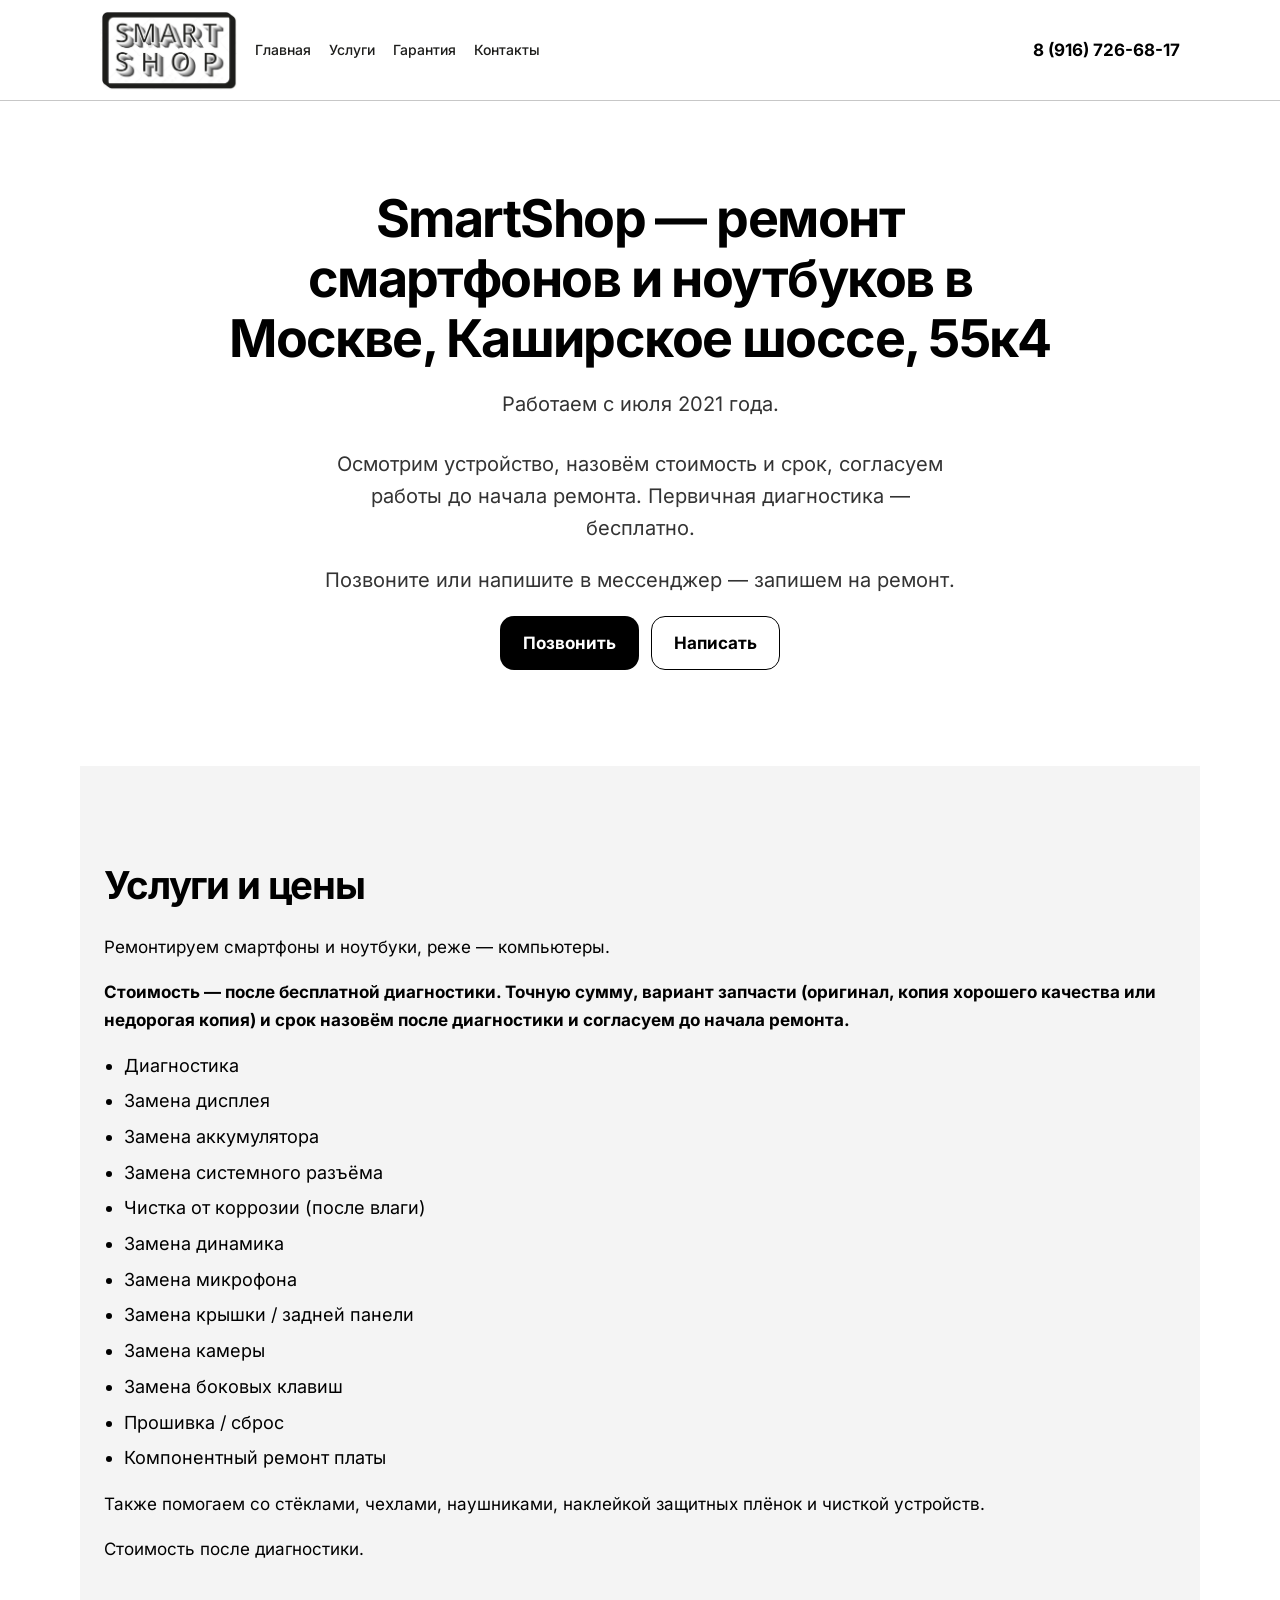
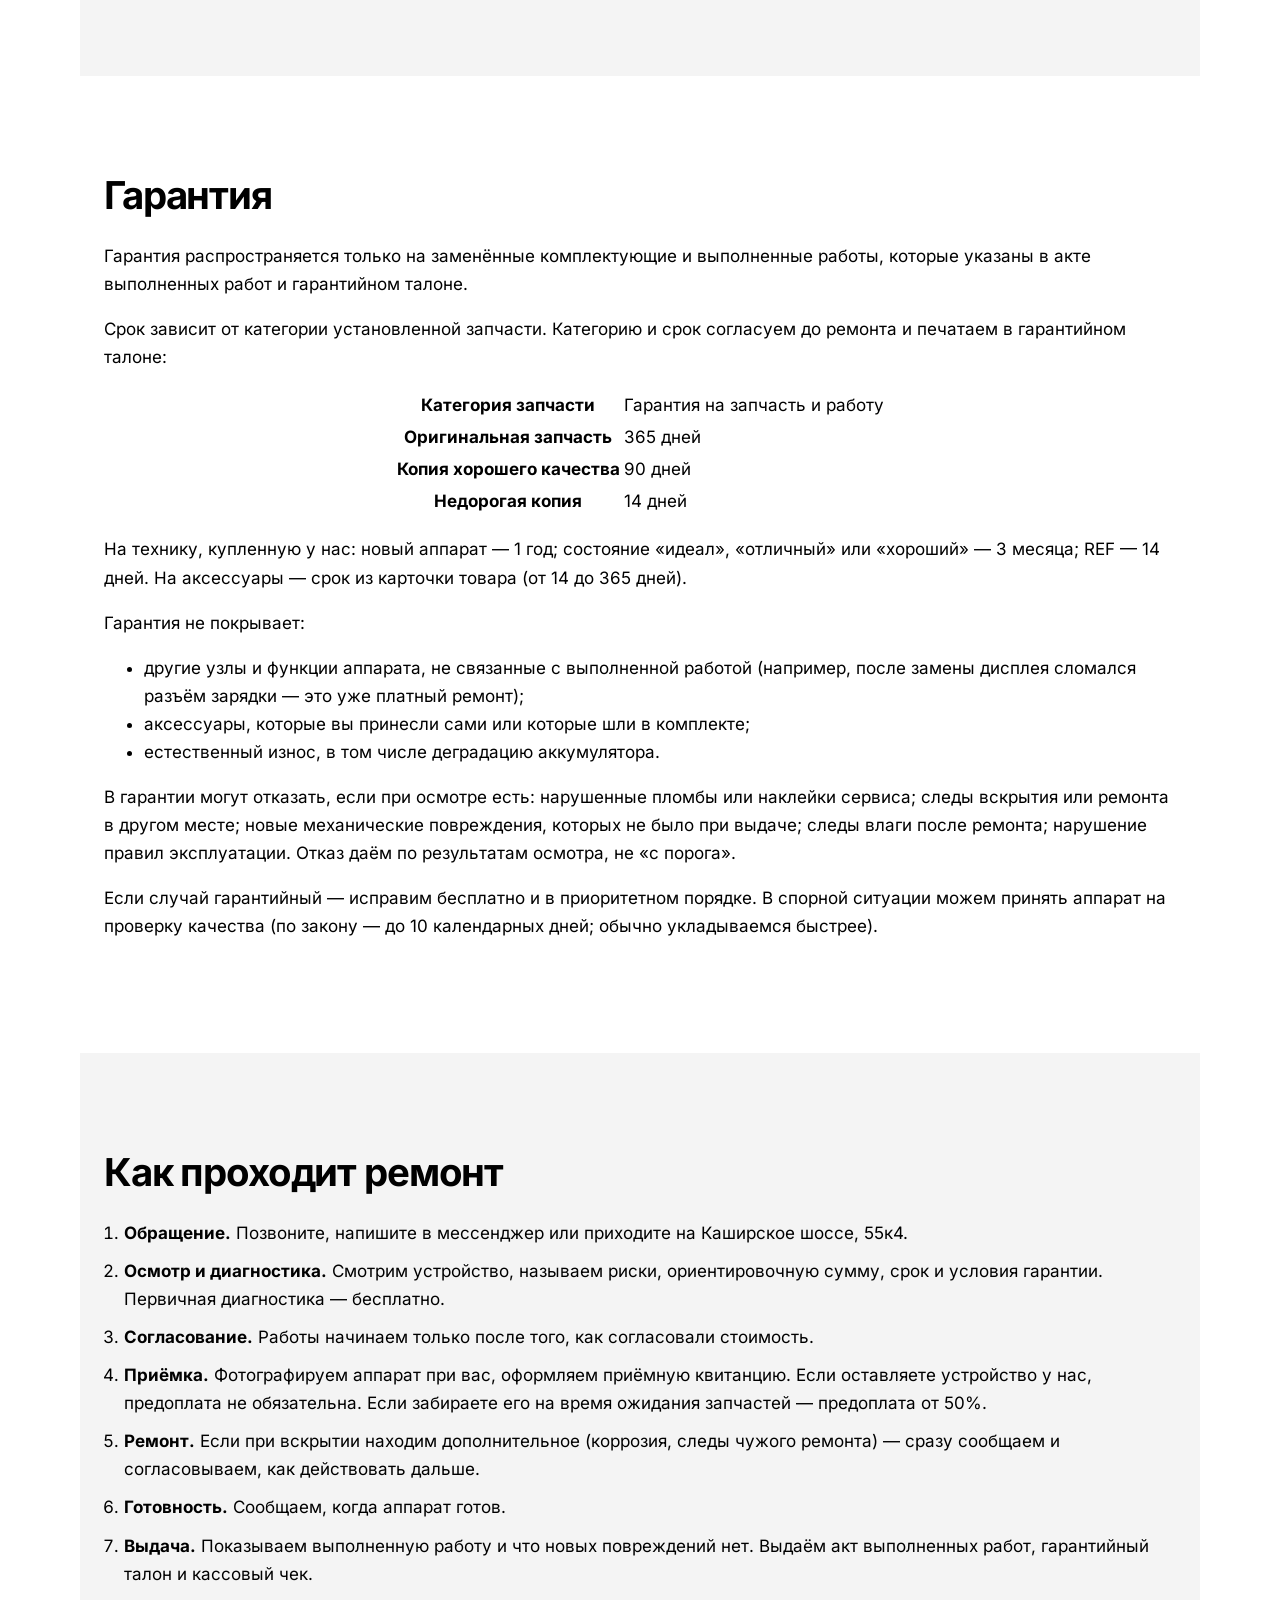
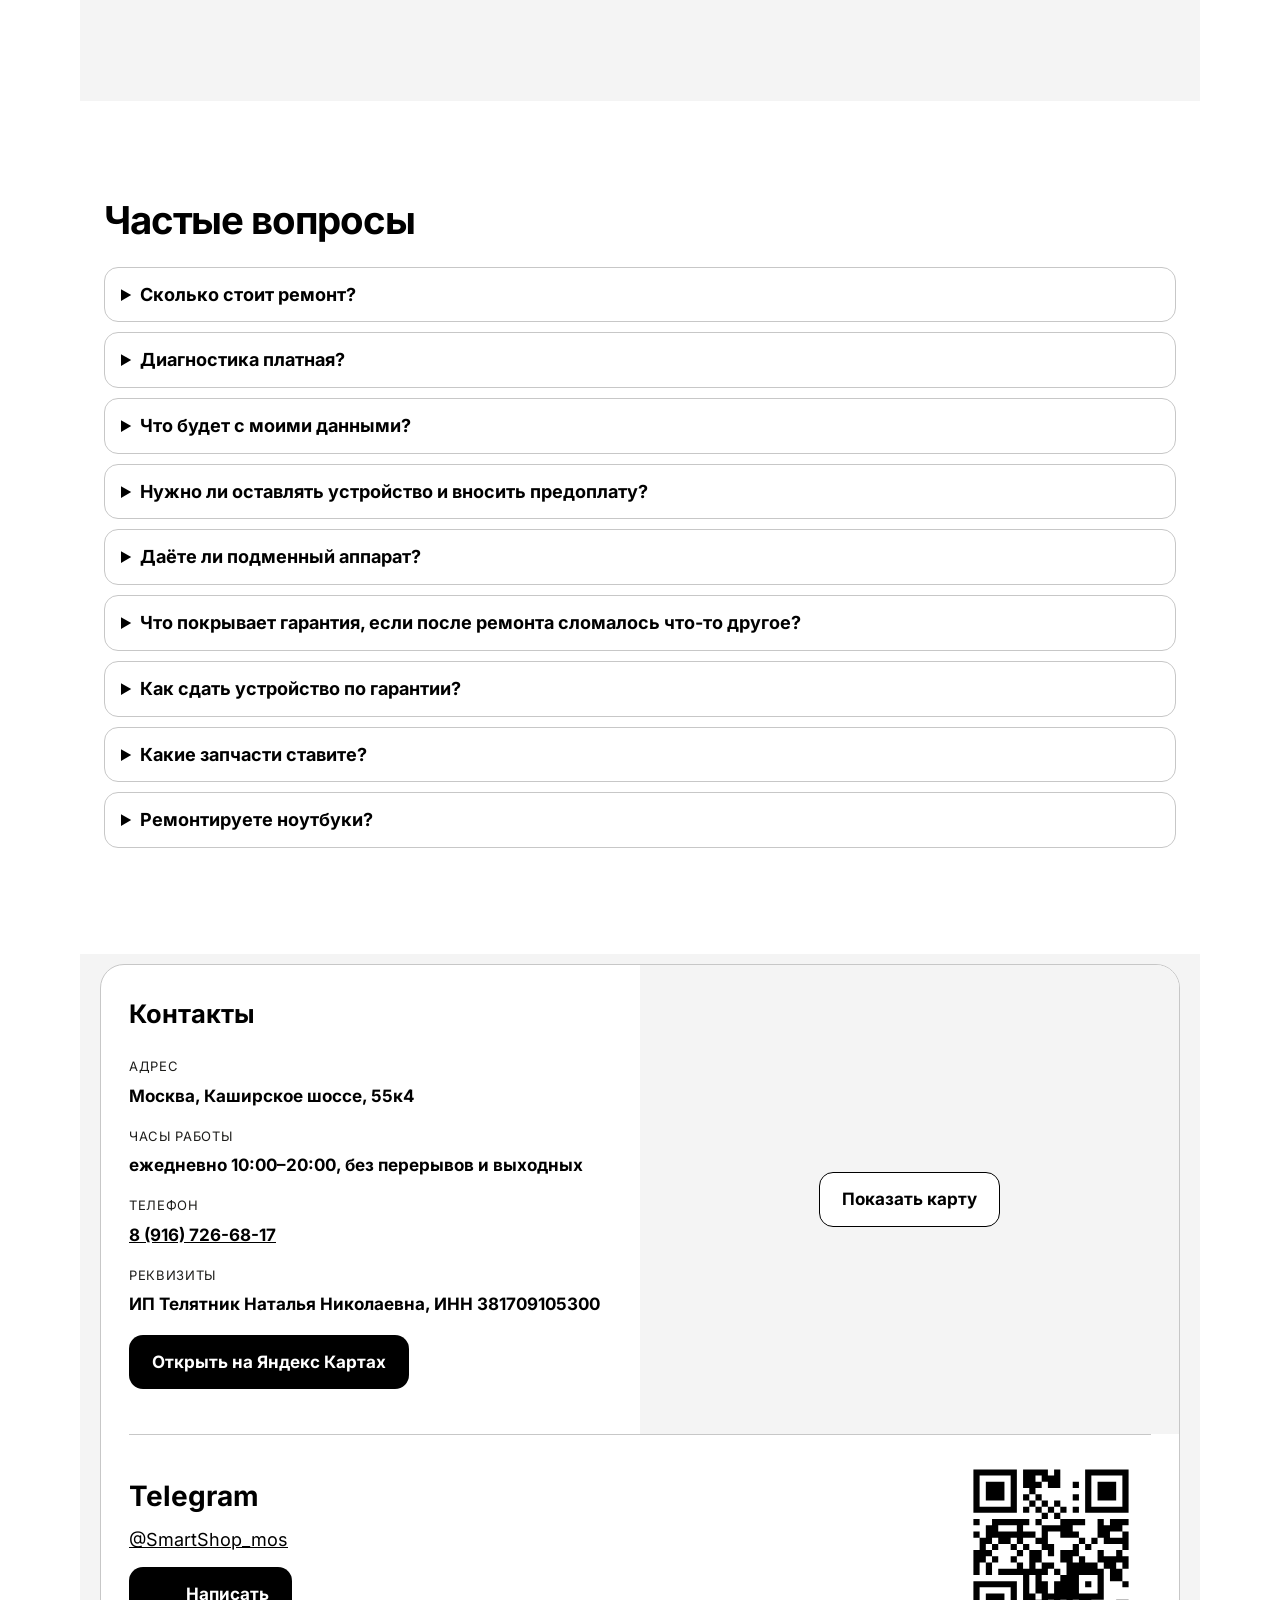
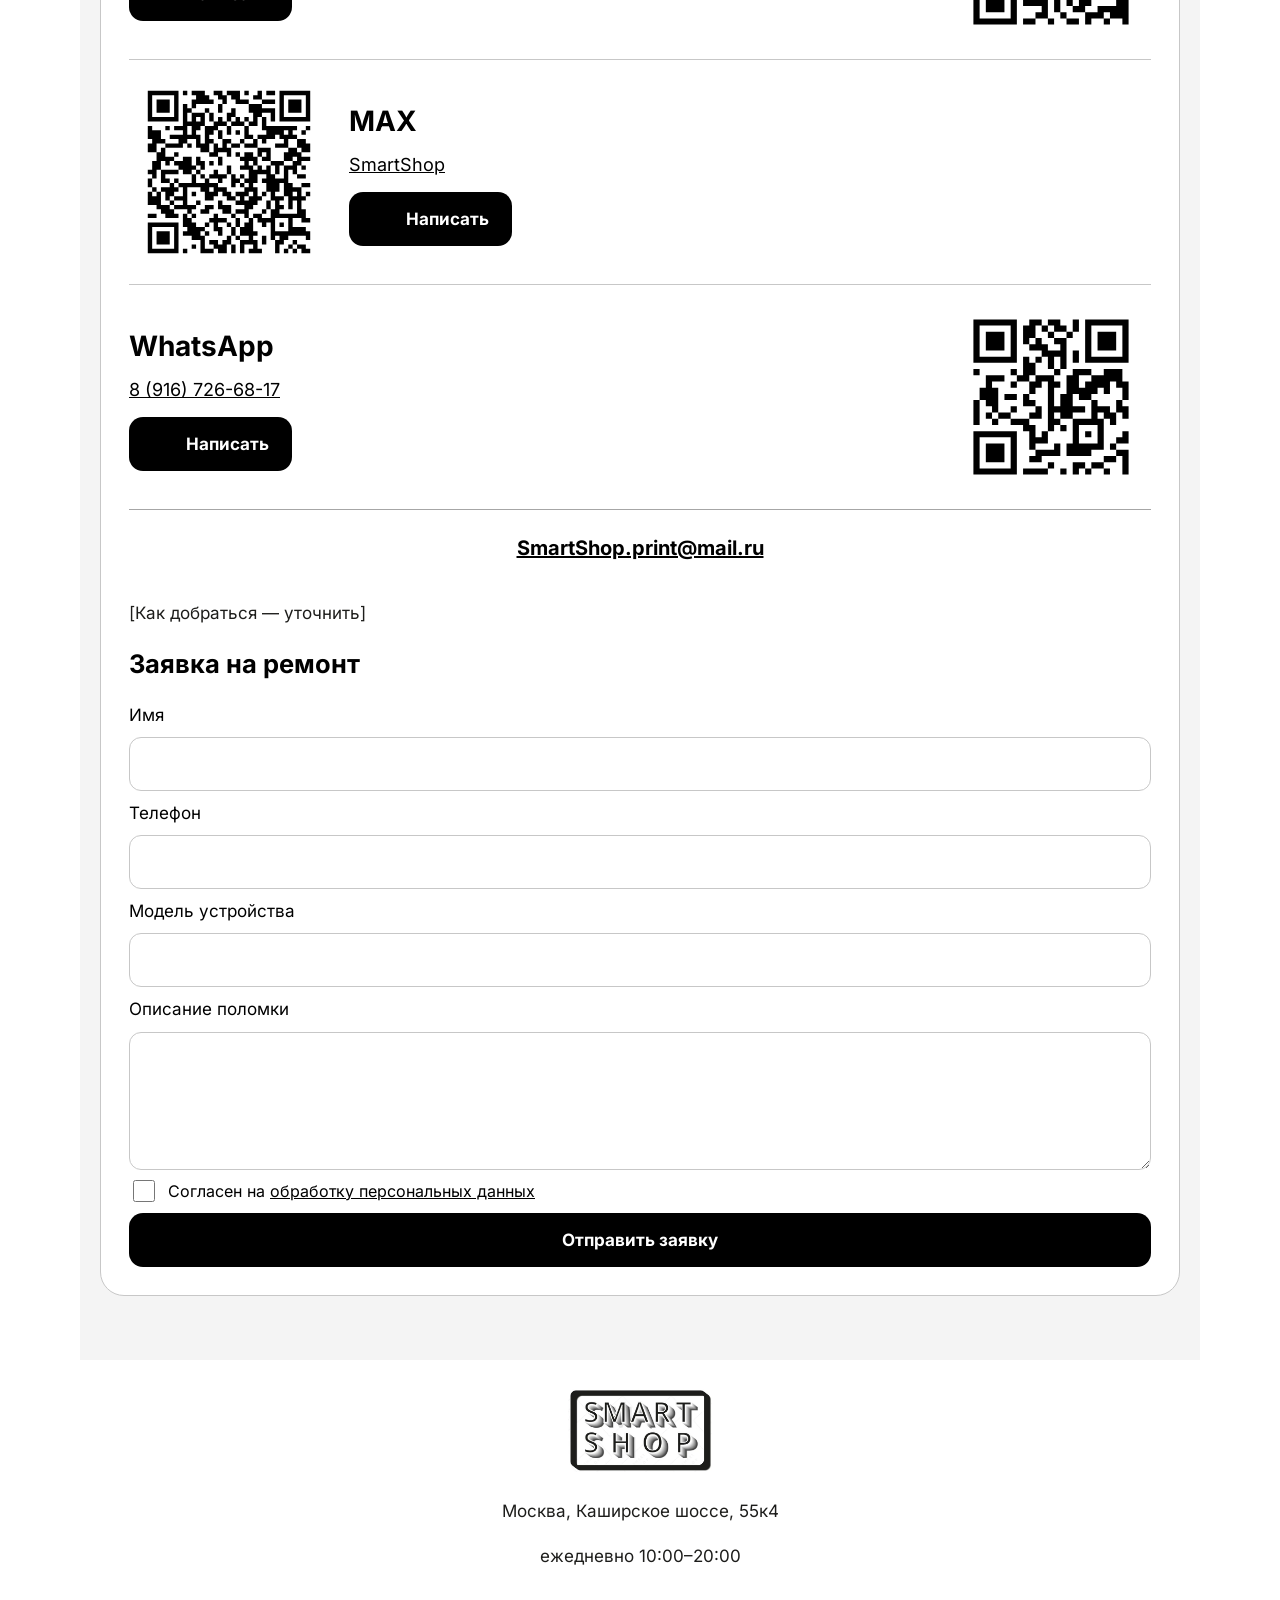
<file: index.html>
<!DOCTYPE html>
<html lang="ru">
<head>
    <meta charset="UTF-8">
    <meta name="viewport" content="width=device-width, initial-scale=1.0">
    <title>SmartShop — ремонт смартфонов и ноутбуков в Москве</title>
    <meta name="description" content="SmartShop — ремонт смартфонов и ноутбуков в Москве, Каширское шоссе, 55к4. Работаем с июля 2021 года. Первичная диагностика бесплатно.">
    <link rel="canonical" href="https://smartshop.moscow/">
    <meta property="og:type" content="website">
    <meta property="og:locale" content="ru_RU">
    <meta property="og:site_name" content="SmartShop">
    <meta property="og:title" content="SmartShop — ремонт смартфонов и ноутбуков в Москве">
    <meta property="og:description" content="Каширское шоссе, 55к4. Осмотрим устройство, назовём стоимость и срок до начала ремонта.">
    <meta property="og:url" content="https://smartshop.moscow/">
    <meta property="og:image" content="https://smartshop.moscow/assets/logo.webp">
    <meta name="twitter:card" content="summary">
    <meta name="twitter:title" content="SmartShop — ремонт смартфонов и ноутбуков в Москве">
    <meta name="twitter:description" content="Каширское шоссе, 55к4. Осмотрим устройство, назовём стоимость и срок до начала ремонта.">
    <meta name="twitter:image" content="https://smartshop.moscow/assets/logo.webp">
    <script type="application/ld+json">
    {
      "@context": "https://schema.org",
      "@type": "LocalBusiness",
      "name": "SmartShop",
      "url": "https://smartshop.moscow",
      "telephone": "+79167266817",
      "email": "SmartShop.print@mail.ru",
      "image": "https://smartshop.moscow/assets/logo.webp",
      "openingHours": "Mo-Su 10:00-20:00",
      "address": {
        "@type": "PostalAddress",
        "streetAddress": "Каширское ш., 55к4",
        "addressLocality": "Москва",
        "addressCountry": "RU"
      },
      "geo": {
        "@type": "GeoCoordinates",
        "latitude": 55.638915,
        "longitude": 37.694908
      }
    }
    </script>
    <link rel="icon" href="favicon.ico" sizes="48x48">
    <link rel="icon" href="assets/favicon-32.png" type="image/png" sizes="32x32">
    <link rel="apple-touch-icon" href="assets/apple-touch-icon.png">
    <link rel="preload" as="image" href="assets/logo.webp">
    <link rel="stylesheet" href="style.css">
    <script>
    (function () {
        try {
            if (sessionStorage.getItem("ss_intro")) return;
            if (matchMedia("(prefers-reduced-motion: reduce)").matches) return;
            document.documentElement.classList.add("intro");
        } catch (e) {}
    })();
    </script>
</head>
<body class="site">
    <div id="intro" aria-hidden="true"><img src="assets/logo.webp" alt="" width="560" height="326"></div>
    <header class="header">
        <nav class="nav-container">
            <a class="logo" href="index.html"><img src="assets/logo.webp" alt="SmartShop" width="560" height="326"></a>
            <button class="nav-toggle" type="button" aria-expanded="false" aria-controls="nav-links">Меню</button>
            <div class="nav-links" id="nav-links">
                <a class="is-current" href="index.html">Главная</a>
                <a href="#services">Услуги</a>
                <a href="warranty.html">Гарантия</a>
                <a href="#contacts">Контакты</a>
            </div>
            <a class="header-phone" href="tel:+79167266817">8 (916) 726-68-17</a>
        </nav>
    </header>

    <main>
        <section class="hero" id="top">
            <div class="hero-inner">
                <h1>SmartShop — ремонт смартфонов и ноутбуков в Москве, Каширское шоссе, 55к4</h1>
                <p class="lead">Работаем с июля 2021 года.</p>
                <p>Осмотрим устройство, назовём стоимость и срок, согласуем работы до начала ремонта. Первичная диагностика — бесплатно.</p>
                <p>Позвоните или напишите в мессенджер — запишем на ремонт.</p>
                <div class="actions">
                    <a class="btn btn-primary" href="tel:+79167266817">Позвонить</a>
                    <a class="btn btn-secondary" href="#contacts">Написать</a>
                </div>
            </div>
        </section>

        <section class="section" id="services">
            <h2>Услуги и цены</h2>
            <p>Ремонтируем смартфоны и ноутбуки, реже — компьютеры.</p>
            <p class="price-note">Стоимость — после бесплатной диагностики. Точную сумму, вариант запчасти (оригинал, копия хорошего качества или недорогая копия) и срок назовём после диагностики и согласуем до начала ремонта.</p>
            <ul class="service-list">
                <li>Диагностика</li>
                <li>Замена дисплея</li>
                <li>Замена аккумулятора</li>
                <li>Замена системного разъёма</li>
                <li>Чистка от коррозии (после влаги)</li>
                <li>Замена динамика</li>
                <li>Замена микрофона</li>
                <li>Замена крышки / задней панели</li>
                <li>Замена камеры</li>
                <li>Замена боковых клавиш</li>
                <li>Прошивка / сброс</li>
                <li>Компонентный ремонт платы</li>
            </ul>
            <p>Также помогаем со стёклами, чехлами, наушниками, наклейкой защитных плёнок и чисткой устройств.</p>
            <p>Стоимость после диагностики.</p>
        </section>

        <section class="section" id="warranty">
            <h2>Гарантия</h2>
            <p>Гарантия распространяется только на заменённые комплектующие и выполненные работы, которые указаны в акте выполненных работ и гарантийном талоне.</p>
            <p>Срок зависит от категории установленной запчасти. Категорию и срок согласуем до ремонта и печатаем в гарантийном талоне:</p>
            <table class="terms">
                <tr>
                    <th>Категория запчасти</th>
                    <td>Гарантия на запчасть и работу</td>
                </tr>
                <tr>
                    <th>Оригинальная запчасть</th>
                    <td>365 дней</td>
                </tr>
                <tr>
                    <th>Копия хорошего качества</th>
                    <td>90 дней</td>
                </tr>
                <tr>
                    <th>Недорогая копия</th>
                    <td>14 дней</td>
                </tr>
            </table>
            <p>На технику, купленную у нас: новый аппарат — 1 год; состояние «идеал», «отличный» или «хороший» — 3 месяца; REF — 14 дней. На аксессуары — срок из карточки товара (от 14 до 365 дней).</p>
            <p>Гарантия не покрывает:</p>
            <ul>
                <li>другие узлы и функции аппарата, не связанные с выполненной работой (например, после замены дисплея сломался разъём зарядки — это уже платный ремонт);</li>
                <li>аксессуары, которые вы принесли сами или которые шли в комплекте;</li>
                <li>естественный износ, в том числе деградацию аккумулятора.</li>
            </ul>
            <p>В гарантии могут отказать, если при осмотре есть: нарушенные пломбы или наклейки сервиса; следы вскрытия или ремонта в другом месте; новые механические повреждения, которых не было при выдаче; следы влаги после ремонта; нарушение правил эксплуатации. Отказ даём по результатам осмотра, не «с порога».</p>
            <p>Если случай гарантийный — исправим бесплатно и в приоритетном порядке. В спорной ситуации можем принять аппарат на проверку качества (по закону — до 10 календарных дней; обычно укладываемся быстрее).</p>
        </section>

        <section class="section" id="process">
            <h2>Как проходит ремонт</h2>
            <ol class="steps">
                <li><strong>Обращение.</strong> Позвоните, напишите в мессенджер или приходите на Каширское шоссе, 55к4.</li>
                <li><strong>Осмотр и диагностика.</strong> Смотрим устройство, называем риски, ориентировочную сумму, срок и условия гарантии. Первичная диагностика — бесплатно.</li>
                <li><strong>Согласование.</strong> Работы начинаем только после того, как согласовали стоимость.</li>
                <li><strong>Приёмка.</strong> Фотографируем аппарат при вас, оформляем приёмную квитанцию. Если оставляете устройство у нас, предоплата не обязательна. Если забираете его на время ожидания запчастей — предоплата от 50%.</li>
                <li><strong>Ремонт.</strong> Если при вскрытии находим дополнительное (коррозия, следы чужого ремонта) — сразу сообщаем и согласовываем, как действовать дальше.</li>
                <li><strong>Готовность.</strong> Сообщаем, когда аппарат готов.</li>
                <li><strong>Выдача.</strong> Показываем выполненную работу и что новых повреждений нет. Выдаём акт выполненных работ, гарантийный талон и кассовый чек.</li>
            </ol>
        </section>

        <section class="section faq" id="faq">
            <h2>Частые вопросы</h2>
            <details>
                <summary>Сколько стоит ремонт?</summary>
                <p>Стоимость — после бесплатной диагностики. Точную сумму назовём после осмотра: она зависит от модели и от выбранной запчасти. Работы начинаем после согласования цены.</p>
            </details>
            <details>
                <summary>Диагностика платная?</summary>
                <p>Первичная диагностика — бесплатно. Если её недостаточно и нужна полная диагностика, заранее назовём срок, диапазон цены ремонта и стоимость диагностики на случай отказа от ремонта. Если ремонт не сможем сделать по нашей вине или сильно вырастут срок либо сумма — при отказе диагностику не берём.</p>
            </details>
            <details>
                <summary>Что будет с моими данными?</summary>
                <p>Данные бережно сохраняем.</p>
            </details>
            <details>
                <summary>Нужно ли оставлять устройство и вносить предоплату?</summary>
                <p>Если оставляете аппарат в сервисе — предоплата по желанию. Если забираете его и ждёте запчасти дома — предоплата от 50%.</p>
            </details>
            <details>
                <summary>Даёте ли подменный аппарат?</summary>
                <p>Подмену согласовываем отдельно. По гарантийному ремонту дольше 10 дней подмену можем выдать по нашему выбору; если технику покупали у нас — после проверки качества подмену предоставить обязаны.</p>
            </details>
            <details>
                <summary>Что покрывает гарантия, если после ремонта сломалось что-то другое?</summary>
                <p>Гарантия действует только на заменённые детали и работы из акта и талона. Неисправность, не связанная с нашей работой, ремонтируется уже как обычный платный заказ. Осмотрим аппарат и объясним, что именно нашли.</p>
            </details>
            <details>
                <summary>Как сдать устройство по гарантии?</summary>
                <p>Приходите с аппаратом. Найдём исходный заказ, осмотрим устройство при вас. Если случай гарантийный — примем бесплатно и в приоритете. Если связь с нашей работой неочевидна — можем принять на проверку качества (до 10 календарных дней).</p>
            </details>
            <details>
                <summary>Какие запчасти ставите?</summary>
                <p>Можно выбрать оригинал, копию хорошего качества или недорогую копию. От категории зависит срок гарантии. Вариант согласуем до ремонта.</p>
            </details>
            <details>
                <summary>Ремонтируете ноутбуки?</summary>
                <p>Да. Чаще всего берём смартфоны и ноутбуки, реже — компьютеры.</p>
            </details>
        </section>

        <section class="contacts-wrap" id="contacts">
            <div class="contacts">
                <div class="contact-info">
                    <h2>Контакты</h2>
                    <dl>
                        <dt>Адрес</dt>
                        <dd>Москва, Каширское шоссе, 55к4</dd>
                        <dt>Часы работы</dt>
                        <dd>ежедневно 10:00–20:00, без перерывов и выходных</dd>
                        <dt>Телефон</dt>
                        <dd><a href="tel:+79167266817">8 (916) 726-68-17</a></dd>
                        <dt>Реквизиты</dt>
                        <dd>ИП Телятник Наталья Николаевна, ИНН 381709105300</dd>
                    </dl>
                    <p><a class="btn btn-primary" href="https://yandex.com/maps/org/smartshop/130443817956/?ll=37.694908%2C55.638915&amp;z=13" target="_blank" rel="noopener">Открыть на Яндекс Картах</a></p>
                </div>
                <div class="map-slot" data-map-src="https://yandex.ru/map-widget/v1/?text=%D0%9C%D0%BE%D1%81%D0%BA%D0%B2%D0%B0%2C%20%D0%9A%D0%B0%D1%88%D0%B8%D1%80%D1%81%D0%BA%D0%BE%D0%B5%20%D1%88%D0%BE%D1%81%D1%81%D0%B5%2C%2055%D0%BA4&amp;z=16">
                    <button class="btn btn-secondary" type="button" data-load-map>Показать карту</button>
                </div>
                <div class="messengers">
                    <article class="msg-row">
                        <div class="msg-copy">
                            <h3>Telegram</h3>
                            <p><a href="https://t.me/SmartShop_mos">@SmartShop_mos</a></p>
                            <a class="btn btn-primary msg-btn" href="https://t.me/SmartShop_mos"><img src="assets/icon-telegram.png" alt="" width="24" height="24">Написать</a>
                        </div>
                        <a class="qr-link" href="https://t.me/SmartShop_mos"><img src="assets/qr-telegram.svg" alt="QR Telegram SmartShop" width="180" height="180"></a>
                    </article>
                    <article class="msg-row flip">
                        <a class="qr-link" href="https://max.ru/u/f9LHodD0cOJA34IoF3fUTqd3d_ZRfIrRU7Uqs396xu3yTob-nRQRZ2b42p4"><img src="assets/qr-max.svg" alt="QR MAX SmartShop" width="180" height="180"></a>
                        <div class="msg-copy">
                            <h3>MAX</h3>
                            <p><a href="https://max.ru/u/f9LHodD0cOJA34IoF3fUTqd3d_ZRfIrRU7Uqs396xu3yTob-nRQRZ2b42p4">SmartShop</a></p>
                            <a class="btn btn-primary msg-btn" href="https://max.ru/u/f9LHodD0cOJA34IoF3fUTqd3d_ZRfIrRU7Uqs396xu3yTob-nRQRZ2b42p4"><img src="assets/icon-max.png" alt="" width="24" height="24">Написать</a>
                        </div>
                    </article>
                    <article class="msg-row">
                        <div class="msg-copy">
                            <h3>WhatsApp</h3>
                            <p><a href="https://wa.me/79167266817">8 (916) 726-68-17</a></p>
                            <a class="btn btn-primary msg-btn" href="https://wa.me/79167266817"><img src="assets/icon-whatsapp.png" alt="" width="24" height="24">Написать</a>
                        </div>
                        <a class="qr-link" href="https://wa.me/79167266817"><img src="assets/qr-whatsapp.svg" alt="QR WhatsApp SmartShop" width="180" height="180"></a>
                    </article>
                    <p class="email-line"><a href="mailto:SmartShop.print@mail.ru">SmartShop.print@mail.ru</a></p>
                </div>
                <!-- PLACEHOLDER: схема проезда -->
                <p class="route-hint">[Как добраться — уточнить]</p>
                <form class="request-form" action="#" method="post">
                    <h2>Заявка на ремонт</h2>
                    <p class="honeypot" aria-hidden="true">
                        <label>Сайт <input type="text" name="company" tabindex="-1" autocomplete="off"></label>
                    </p>
                    <label for="request-name">Имя</label>
                    <input id="request-name" name="name" type="text" autocomplete="name" required>
                    <label for="request-phone">Телефон</label>
                    <input id="request-phone" name="phone" type="tel" autocomplete="tel" inputmode="tel" required>
                    <label for="request-model">Модель устройства</label>
                    <input id="request-model" name="model" type="text" autocomplete="off" required>
                    <label for="request-problem">Описание поломки</label>
                    <textarea id="request-problem" name="problem" rows="4" required></textarea>
                    <label class="consent">
                        <input name="consent" type="checkbox" value="yes" required>
                        <span>Согласен на <a href="privacy.html">обработку персональных данных</a></span>
                    </label>
                    <button class="btn btn-primary" type="submit">Отправить заявку</button>
                    <p class="form-status" role="status" hidden></p>
                </form>
            </div>
        </section>
    </main>

    <footer class="footer">
        <a class="footer-logo" href="index.html"><img src="assets/logo.webp" alt="SmartShop" width="560" height="326"></a>
        <p>Москва, Каширское шоссе, 55к4</p>
        <p>ежедневно 10:00–20:00</p>
    </footer>
    <nav class="dock" aria-label="Связаться">
        <a href="tel:+79167266817">Звонок</a>
        <a href="https://t.me/SmartShop_mos"><img src="assets/icon-telegram.png" alt="" width="18" height="18">TG</a>
        <a href="https://wa.me/79167266817"><img src="assets/icon-whatsapp.png" alt="" width="18" height="18">WA</a>
        <a href="https://max.ru/u/f9LHodD0cOJA34IoF3fUTqd3d_ZRfIrRU7Uqs396xu3yTob-nRQRZ2b42p4"><img src="assets/icon-max.png" alt="" width="18" height="18">MAX</a>
    </nav>
    <script src="nav.js" defer></script>
    <script src="form.js" defer></script>
    <script src="intro.js" defer></script>
</body>
</html>
</file>
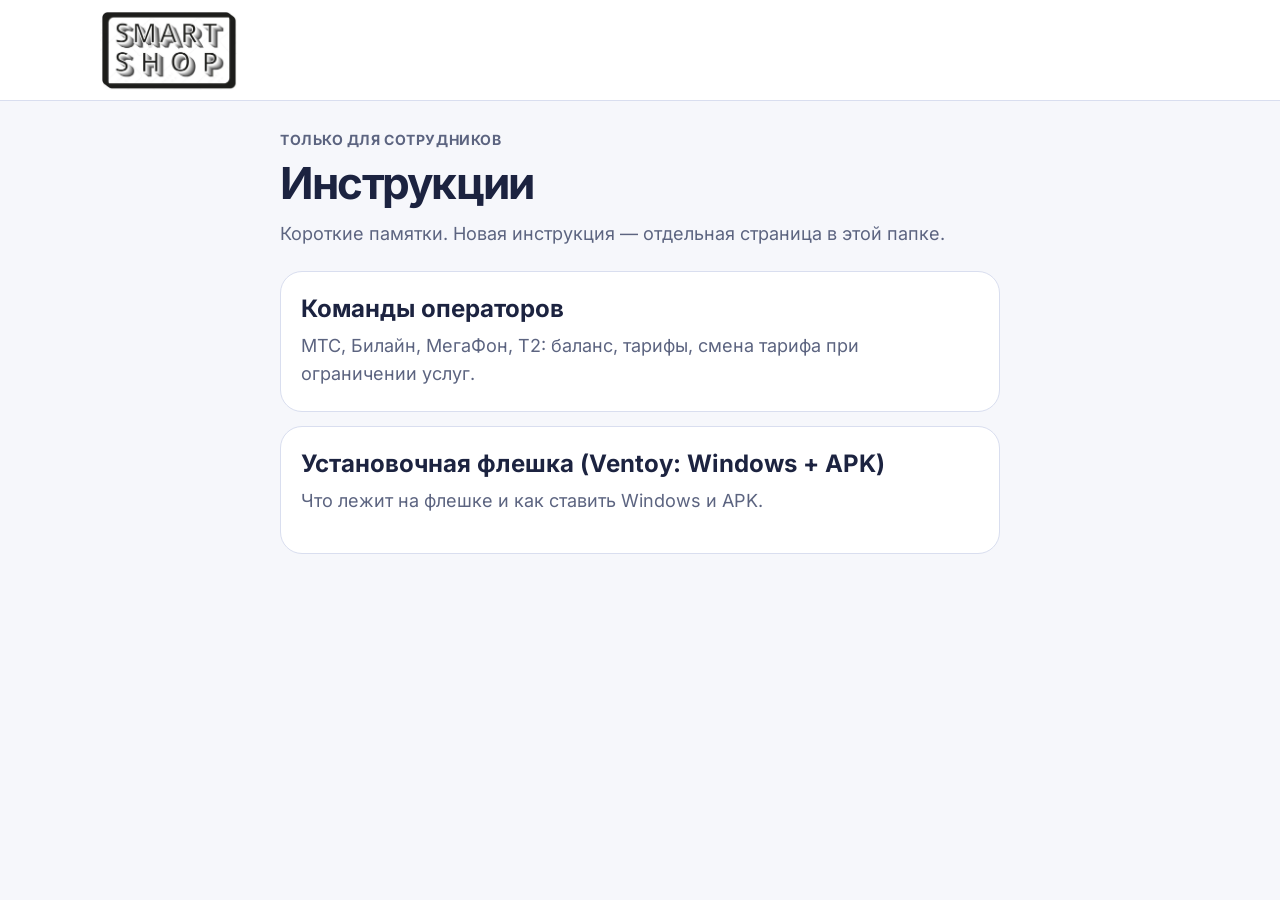
<file: staff/index.html>
<!DOCTYPE html>
<html lang="ru">
<head>
    <meta charset="UTF-8">
    <meta name="viewport" content="width=device-width, initial-scale=1.0">
    <meta name="robots" content="noindex,nofollow">
    <title>Инструкции для сотрудников | SmartShop</title>
    <link rel="icon" href="../favicon.ico" sizes="48x48">
    <link rel="icon" href="../assets/favicon-32.png" type="image/png" sizes="32x32">
    <link rel="apple-touch-icon" href="../assets/apple-touch-icon.png">
    <link rel="stylesheet" href="../style.css">
    <link rel="stylesheet" href="staff.css">
</head>
<body>
    <header class="header">
        <nav class="nav-container">
            <a class="logo" href="../index.html"><img src="../assets/logo.webp" alt="SmartShop" width="176" height="104"></a>
        </nav>
    </header>

    <main class="staff-main">
        <p class="staff-kicker">Только для сотрудников</p>
        <h1>Инструкции</h1>
        <p class="staff-lead">Короткие памятки. Новая инструкция — отдельная страница в этой папке.</p>
        <div class="staff-list">
            <a class="staff-card" href="komandy-operatorov.html">
                <h2>Команды операторов</h2>
                <p>МТС, Билайн, МегаФон, Т2: баланс, тарифы, смена тарифа при ограничении услуг.</p>
            </a>
            <a class="staff-card" href="fleshka-ventoy.html">
                <h2>Установочная флешка (Ventoy: Windows + APK)</h2>
                <p>Что лежит на флешке и как ставить Windows и APK.</p>
            </a>
        </div>
    </main>
</body>
</html>
</file>
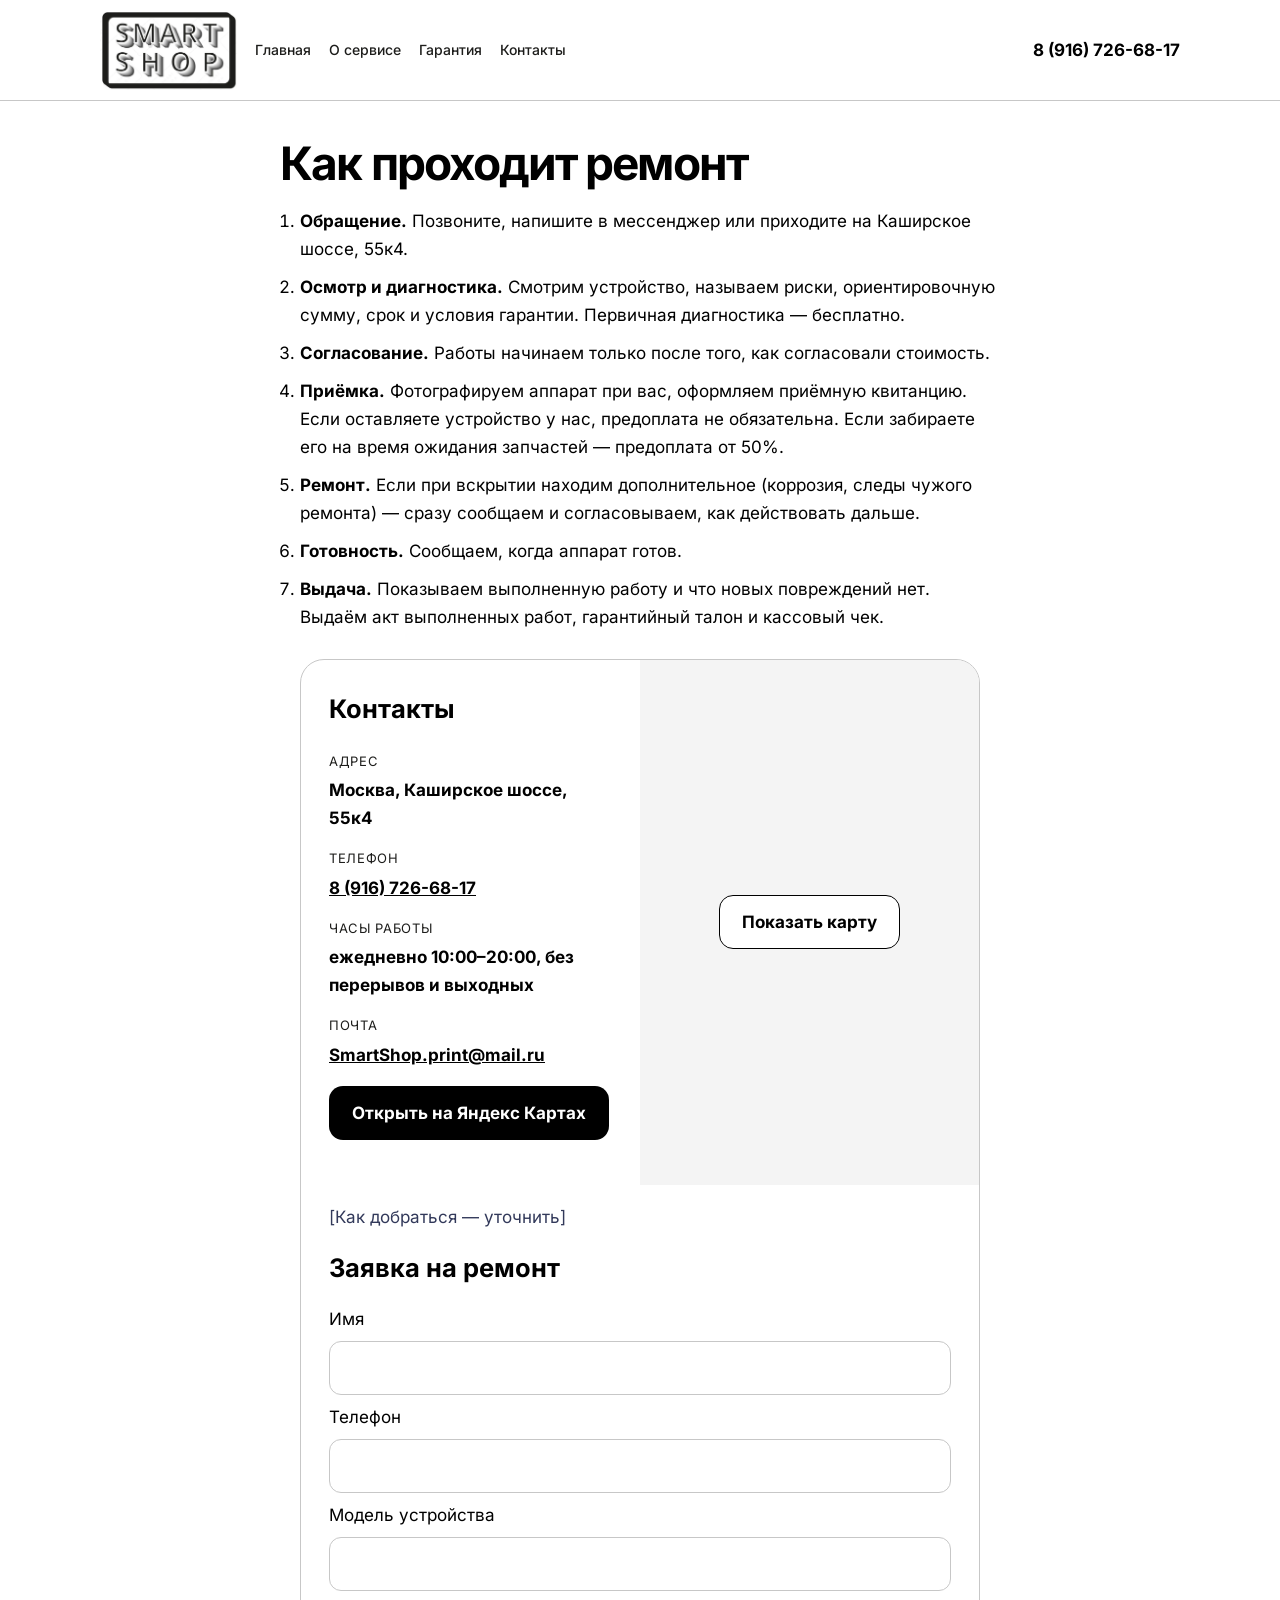
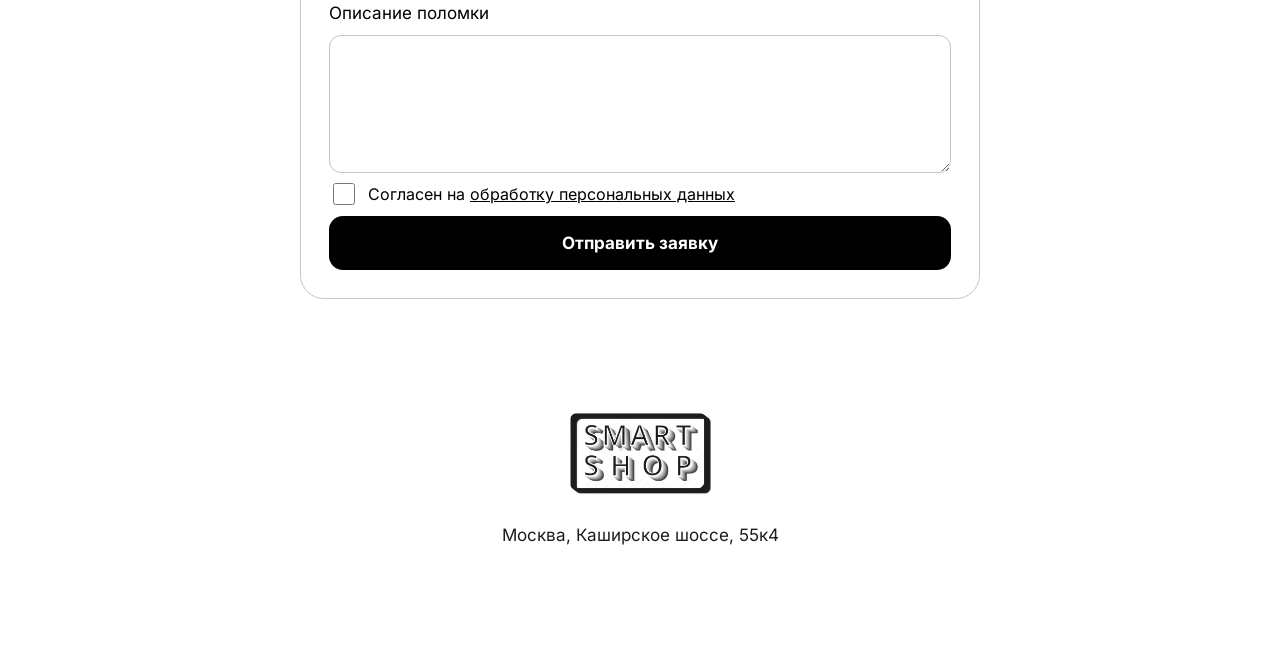
<file: about.html>
<!DOCTYPE html>
<html lang="ru">
<head>
    <meta charset="UTF-8">
    <meta name="viewport" content="width=device-width, initial-scale=1.0">
    <title>Как проходит ремонт | SmartShop</title>
    <meta name="description" content="Как проходит ремонт в SmartShop: обращение, бесплатная диагностика, согласование, приёмка и выдача с актом и гарантией. Москва, Каширское шоссе, 55к4.">
    <link rel="canonical" href="https://smartshop.moscow/about.html">
    <meta property="og:type" content="website">
    <meta property="og:locale" content="ru_RU">
    <meta property="og:site_name" content="SmartShop">
    <meta property="og:title" content="Как проходит ремонт | SmartShop">
    <meta property="og:description" content="Обращение, бесплатная диагностика, согласование и выдача с актом и гарантийным талоном.">
    <meta property="og:url" content="https://smartshop.moscow/about.html">
    <meta property="og:image" content="https://smartshop.moscow/assets/logo.webp">
    <meta name="twitter:card" content="summary">
    <meta name="twitter:title" content="Как проходит ремонт | SmartShop">
    <meta name="twitter:description" content="Обращение, бесплатная диагностика, согласование и выдача с актом и гарантийным талоном.">
    <meta name="twitter:image" content="https://smartshop.moscow/assets/logo.webp">
    <link rel="icon" href="favicon.ico" sizes="48x48">
    <link rel="icon" href="assets/favicon-32.png" type="image/png" sizes="32x32">
    <link rel="apple-touch-icon" href="assets/apple-touch-icon.png">
    <link rel="stylesheet" href="style.css">
</head>
<body class="site">
    <header class="header">
        <nav class="nav-container">
            <a class="logo" href="index.html"><img src="assets/logo.webp" alt="SmartShop" width="176" height="104"></a>
            <button class="nav-toggle" type="button" aria-expanded="false" aria-controls="nav-links">Меню</button>
            <div class="nav-links" id="nav-links">
                <a href="index.html">Главная</a>
                <a class="is-current" href="about.html">О сервисе</a>
                <a href="warranty.html">Гарантия</a>
                <a href="#contacts">Контакты</a>
            </div>
            <a class="header-phone" href="tel:+79167266817">8 (916) 726-68-17</a>
        </nav>
    </header>

    <main class="page prose">
        <h1>Как проходит ремонт</h1>
        <ol class="steps">
            <li><strong>Обращение.</strong> Позвоните, напишите в мессенджер или приходите на Каширское шоссе, 55к4.</li>
            <li><strong>Осмотр и диагностика.</strong> Смотрим устройство, называем риски, ориентировочную сумму, срок и условия гарантии. Первичная диагностика — бесплатно.</li>
            <li><strong>Согласование.</strong> Работы начинаем только после того, как согласовали стоимость.</li>
            <li><strong>Приёмка.</strong> Фотографируем аппарат при вас, оформляем приёмную квитанцию. Если оставляете устройство у нас, предоплата не обязательна. Если забираете его на время ожидания запчастей — предоплата от 50%.</li>
            <li><strong>Ремонт.</strong> Если при вскрытии находим дополнительное (коррозия, следы чужого ремонта) — сразу сообщаем и согласовываем, как действовать дальше.</li>
            <li><strong>Готовность.</strong> Сообщаем, когда аппарат готов.</li>
            <li><strong>Выдача.</strong> Показываем выполненную работу и что новых повреждений нет. Выдаём акт выполненных работ, гарантийный талон и кассовый чек.</li>
        </ol>

    <section class="contacts-wrap" id="contacts">
        <div class="contacts">
            <div class="contact-info">
                <h2>Контакты</h2>
                <dl>
                    <dt>Адрес</dt>
                    <dd>Москва, Каширское шоссе, 55к4</dd>
                    <dt>Телефон</dt>
                    <dd><a href="tel:+79167266817">8 (916) 726-68-17</a></dd>
                    <dt>Часы работы</dt>
                    <dd>ежедневно 10:00–20:00, без перерывов и выходных</dd>
                    <dt>Почта</dt>
                    <dd><a href="mailto:SmartShop.print@mail.ru">SmartShop.print@mail.ru</a></dd>
                </dl>
                <p><a class="btn btn-primary" href="https://yandex.com/maps/org/smartshop/130443817956/?ll=37.694908%2C55.638915&amp;z=13" target="_blank" rel="noopener">Открыть на Яндекс Картах</a></p>
            </div>
            <div class="map-slot" data-map-src="https://yandex.ru/map-widget/v1/?text=%D0%9C%D0%BE%D1%81%D0%BA%D0%B2%D0%B0%2C%20%D0%9A%D0%B0%D1%88%D0%B8%D1%80%D1%81%D0%BA%D0%BE%D0%B5%20%D1%88%D0%BE%D1%81%D1%81%D0%B5%2C%2055%D0%BA4&amp;z=16">
                <button class="btn btn-secondary" type="button" data-load-map>Показать карту</button>
            </div>
            <!-- PLACEHOLDER: схема проезда -->
            <p class="route-hint">[Как добраться — уточнить]</p>
            <form class="request-form" action="#" method="post">
                <h2>Заявка на ремонт</h2>
                <p class="honeypot" aria-hidden="true">
                    <label>Сайт <input type="text" name="company" tabindex="-1" autocomplete="off"></label>
                </p>
                <label for="request-name">Имя</label>
                <input id="request-name" name="name" type="text" autocomplete="name" required>
                <label for="request-phone">Телефон</label>
                <input id="request-phone" name="phone" type="tel" autocomplete="tel" inputmode="tel" required>
                <label for="request-model">Модель устройства</label>
                <input id="request-model" name="model" type="text" autocomplete="off" required>
                <label for="request-problem">Описание поломки</label>
                <textarea id="request-problem" name="problem" rows="4" required></textarea>
                <label class="consent">
                    <input name="consent" type="checkbox" value="yes" required>
                    <span>Согласен на <a href="privacy.html">обработку персональных данных</a></span>
                </label>
                <button class="btn btn-primary" type="submit">Отправить заявку</button>
                <p class="form-status" role="status" hidden></p>
            </form>
        </div>
    </section>
    </main>

    <footer class="footer">
        <a class="footer-logo" href="index.html"><img src="assets/logo.webp" alt="SmartShop" width="140" height="83"></a>
        <p>Москва, Каширское шоссе, 55к4</p>
    </footer>
    <nav class="dock" aria-label="Связаться">
        <a href="tel:+79167266817">Звонок</a>
        <a href="https://t.me/SmartShop_mos"><img src="assets/icon-telegram.png" alt="" width="18" height="18">TG</a>
        <a href="https://wa.me/79167266817"><img src="assets/icon-whatsapp.png" alt="" width="18" height="18">WA</a>
        <a href="https://max.ru/u/f9LHodD0cOJA34IoF3fUTqd3d_ZRfIrRU7Uqs396xu3yTob-nRQRZ2b42p4"><img src="assets/icon-max.png" alt="" width="18" height="18">MAX</a>
    </nav>
    <script src="nav.js" defer></script>
    <script src="form.js" defer></script>
</body>
</html>
</file>
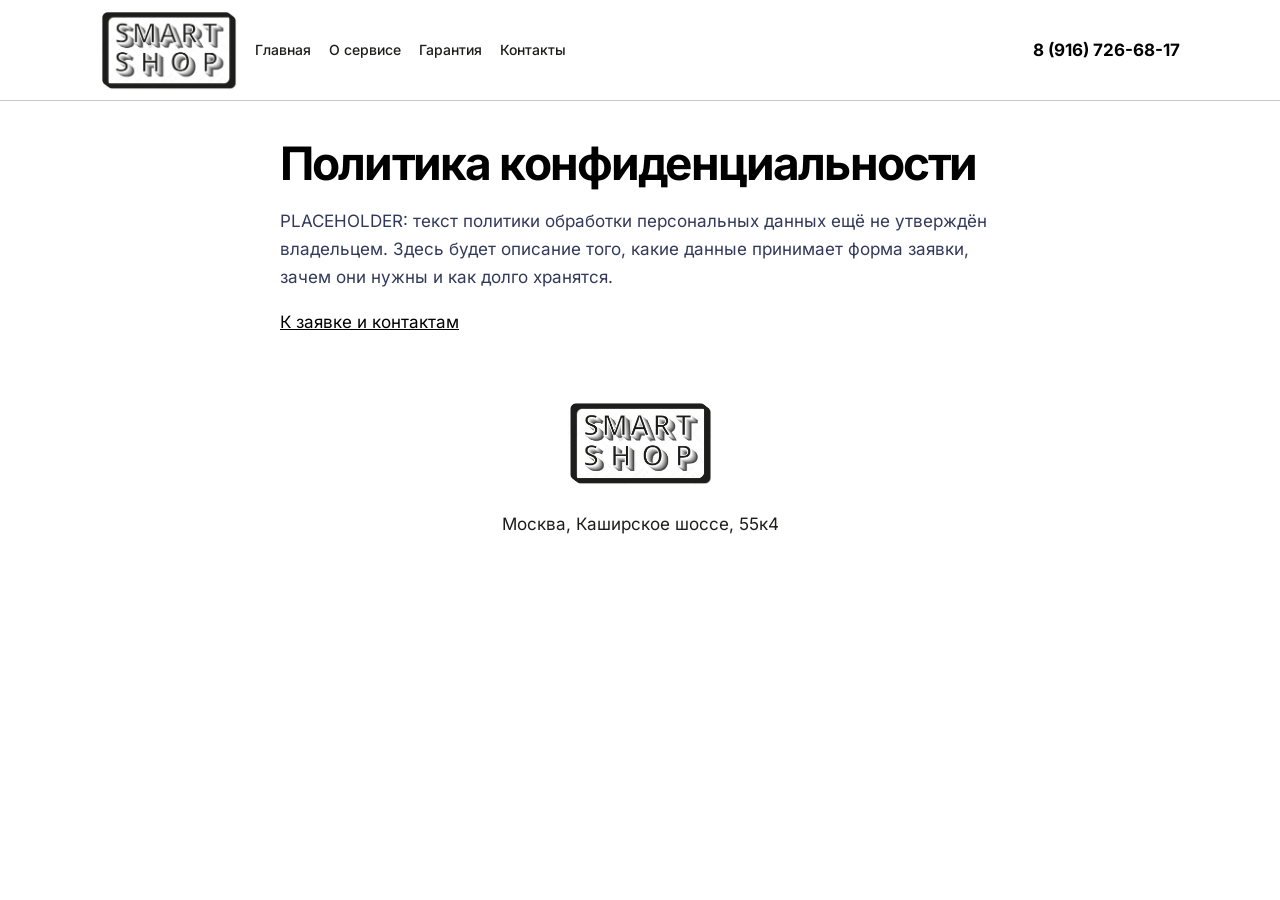
<file: privacy.html>
<!DOCTYPE html>
<html lang="ru">
<head>
    <meta charset="UTF-8">
    <meta name="viewport" content="width=device-width, initial-scale=1.0">
    <title>Политика конфиденциальности | SmartShop</title>
    <meta name="description" content="PLACEHOLDER: политика обработки персональных данных SmartShop ещё не утверждена владельцем.">
    <link rel="canonical" href="https://smartshop.moscow/privacy.html">
    <meta property="og:type" content="website">
    <meta property="og:locale" content="ru_RU">
    <meta property="og:site_name" content="SmartShop">
    <meta property="og:title" content="Политика конфиденциальности | SmartShop">
    <meta property="og:description" content="PLACEHOLDER: политика обработки персональных данных SmartShop ещё не утверждена владельцем.">
    <meta property="og:url" content="https://smartshop.moscow/privacy.html">
    <meta property="og:image" content="https://smartshop.moscow/assets/logo.webp">
    <meta name="twitter:card" content="summary">
    <meta name="twitter:title" content="Политика конфиденциальности | SmartShop">
    <meta name="twitter:description" content="PLACEHOLDER: политика обработки персональных данных SmartShop ещё не утверждена владельцем.">
    <meta name="twitter:image" content="https://smartshop.moscow/assets/logo.webp">
    <link rel="icon" href="favicon.ico" sizes="48x48">
    <link rel="icon" href="assets/favicon-32.png" type="image/png" sizes="32x32">
    <link rel="apple-touch-icon" href="assets/apple-touch-icon.png">
    <link rel="stylesheet" href="style.css">
</head>
<body class="site">
    <header class="header">
        <nav class="nav-container">
            <a class="logo" href="index.html"><img src="assets/logo.webp" alt="SmartShop" width="176" height="104"></a>
            <button class="nav-toggle" type="button" aria-expanded="false" aria-controls="nav-links">Меню</button>
            <div class="nav-links" id="nav-links">
                <a href="index.html">Главная</a>
                <a href="about.html">О сервисе</a>
                <a href="warranty.html">Гарантия</a>
                <a href="index.html#contacts">Контакты</a>
            </div>
            <a class="header-phone" href="tel:+79167266817">8 (916) 726-68-17</a>
        </nav>
    </header>
    <main class="page prose">
        <h1>Политика конфиденциальности</h1>
        <!-- PLACEHOLDER: текст политики обработки персональных данных -->
        <p>PLACEHOLDER: текст политики обработки персональных данных ещё не утверждён владельцем. Здесь будет описание того, какие данные принимает форма заявки, зачем они нужны и как долго хранятся.</p>
        <p><a href="index.html#contacts">К заявке и контактам</a></p>
    </main>
    <footer class="footer">
        <a class="footer-logo" href="index.html"><img src="assets/logo.webp" alt="SmartShop" width="140" height="83"></a>
        <p>Москва, Каширское шоссе, 55к4</p>
    </footer>
    <nav class="dock" aria-label="Связаться">
        <a href="tel:+79167266817">Звонок</a>
        <a href="https://t.me/SmartShop_mos"><img src="assets/icon-telegram.png" alt="" width="18" height="18">TG</a>
        <a href="https://wa.me/79167266817"><img src="assets/icon-whatsapp.png" alt="" width="18" height="18">WA</a>
        <a href="https://max.ru/u/f9LHodD0cOJA34IoF3fUTqd3d_ZRfIrRU7Uqs396xu3yTob-nRQRZ2b42p4"><img src="assets/icon-max.png" alt="" width="18" height="18">MAX</a>
    </nav>
    <script src="nav.js" defer></script>
</body>
</html>
</file>
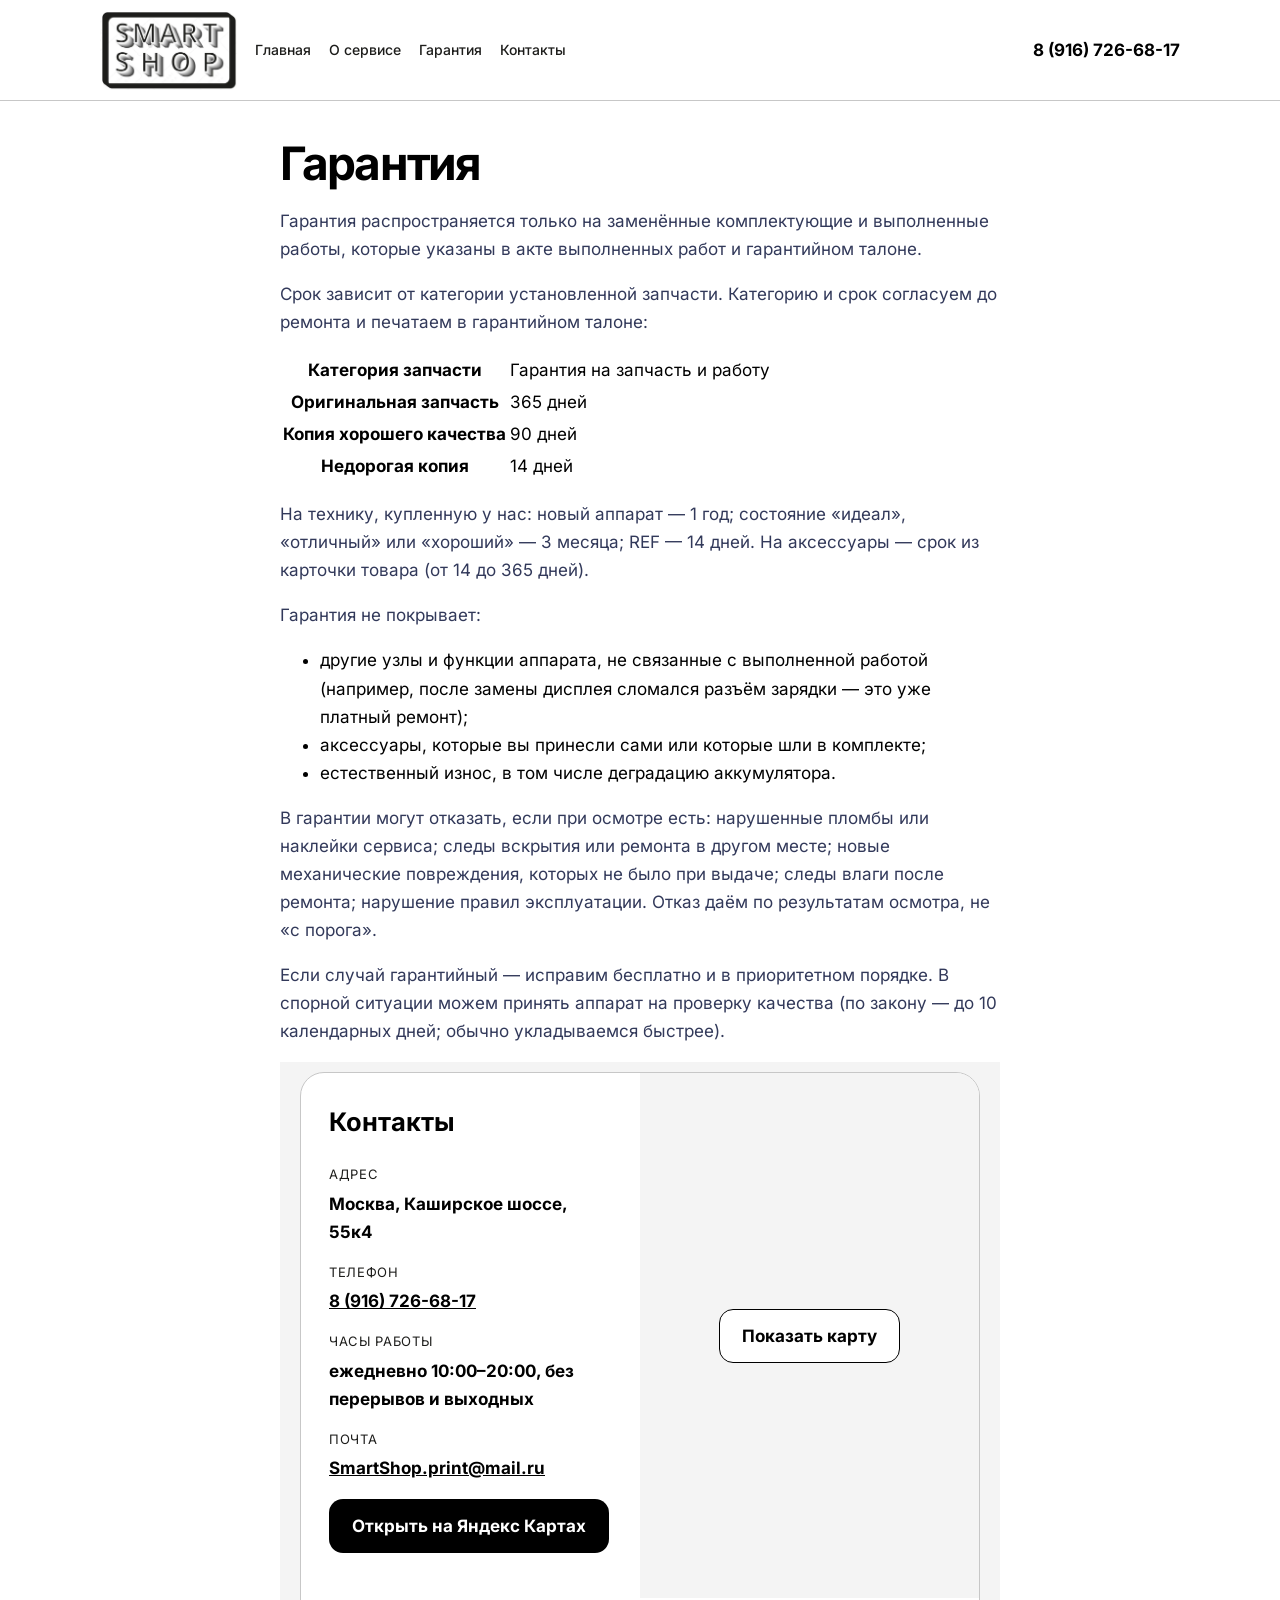
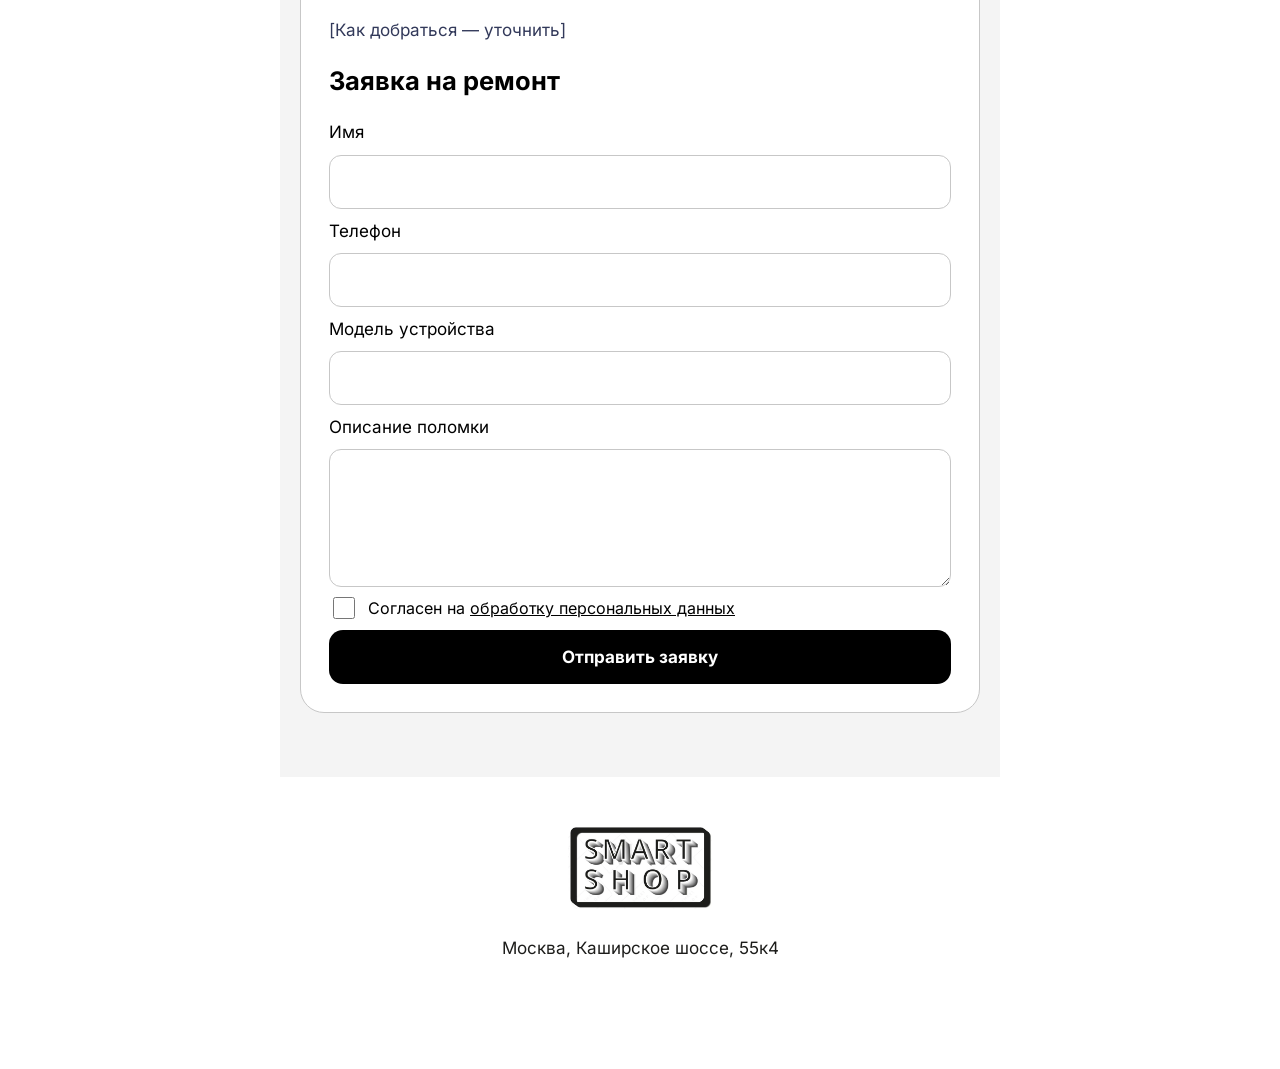
<file: warranty.html>
<!DOCTYPE html>
<html lang="ru">
<head>
    <meta charset="UTF-8">
    <meta name="viewport" content="width=device-width, initial-scale=1.0">
    <title>Гарантия на ремонт | SmartShop</title>
    <meta name="description" content="Гарантия SmartShop только на заменённые комплектующие и работы из акта и талона: 365, 90 или 14 дней в зависимости от категории запчасти.">
    <link rel="canonical" href="https://smartshop.moscow/warranty.html">
    <meta property="og:type" content="website">
    <meta property="og:locale" content="ru_RU">
    <meta property="og:site_name" content="SmartShop">
    <meta property="og:title" content="Гарантия на ремонт | SmartShop">
    <meta property="og:description" content="Гарантия на запчасть и работу: оригинал 365 дней, хорошая копия 90 дней, недорогая копия 14 дней.">
    <meta property="og:url" content="https://smartshop.moscow/warranty.html">
    <meta property="og:image" content="https://smartshop.moscow/assets/logo.webp">
    <meta name="twitter:card" content="summary">
    <meta name="twitter:title" content="Гарантия на ремонт | SmartShop">
    <meta name="twitter:description" content="Гарантия на запчасть и работу: оригинал 365 дней, хорошая копия 90 дней, недорогая копия 14 дней.">
    <meta name="twitter:image" content="https://smartshop.moscow/assets/logo.webp">
    <link rel="icon" href="favicon.ico" sizes="48x48">
    <link rel="icon" href="assets/favicon-32.png" type="image/png" sizes="32x32">
    <link rel="apple-touch-icon" href="assets/apple-touch-icon.png">
    <link rel="stylesheet" href="style.css">
</head>
<body class="site">
    <header class="header">
        <nav class="nav-container">
            <a class="logo" href="index.html"><img src="assets/logo.webp" alt="SmartShop" width="176" height="104"></a>
            <button class="nav-toggle" type="button" aria-expanded="false" aria-controls="nav-links">Меню</button>
            <div class="nav-links" id="nav-links">
                <a href="index.html">Главная</a>
                <a href="about.html">О сервисе</a>
                <a class="is-current" href="warranty.html">Гарантия</a>
                <a href="#contacts">Контакты</a>
            </div>
            <a class="header-phone" href="tel:+79167266817">8 (916) 726-68-17</a>
        </nav>
    </header>

    <main class="page prose">
        <h1>Гарантия</h1>
        <p>Гарантия распространяется только на заменённые комплектующие и выполненные работы, которые указаны в акте выполненных работ и гарантийном талоне.</p>
        <p>Срок зависит от категории установленной запчасти. Категорию и срок согласуем до ремонта и печатаем в гарантийном талоне:</p>
        <table class="terms">
            <tr>
                <th>Категория запчасти</th>
                <td>Гарантия на запчасть и работу</td>
            </tr>
            <tr>
                <th>Оригинальная запчасть</th>
                <td>365 дней</td>
            </tr>
            <tr>
                <th>Копия хорошего качества</th>
                <td>90 дней</td>
            </tr>
            <tr>
                <th>Недорогая копия</th>
                <td>14 дней</td>
            </tr>
        </table>
        <p>На технику, купленную у нас: новый аппарат — 1 год; состояние «идеал», «отличный» или «хороший» — 3 месяца; REF — 14 дней. На аксессуары — срок из карточки товара (от 14 до 365 дней).</p>
        <p>Гарантия не покрывает:</p>
        <ul>
            <li>другие узлы и функции аппарата, не связанные с выполненной работой (например, после замены дисплея сломался разъём зарядки — это уже платный ремонт);</li>
            <li>аксессуары, которые вы принесли сами или которые шли в комплекте;</li>
            <li>естественный износ, в том числе деградацию аккумулятора.</li>
        </ul>
        <p>В гарантии могут отказать, если при осмотре есть: нарушенные пломбы или наклейки сервиса; следы вскрытия или ремонта в другом месте; новые механические повреждения, которых не было при выдаче; следы влаги после ремонта; нарушение правил эксплуатации. Отказ даём по результатам осмотра, не «с порога».</p>
        <p>Если случай гарантийный — исправим бесплатно и в приоритетном порядке. В спорной ситуации можем принять аппарат на проверку качества (по закону — до 10 календарных дней; обычно укладываемся быстрее).</p>

    <section class="contacts-wrap" id="contacts">
        <div class="contacts">
            <div class="contact-info">
                <h2>Контакты</h2>
                <dl>
                    <dt>Адрес</dt>
                    <dd>Москва, Каширское шоссе, 55к4</dd>
                    <dt>Телефон</dt>
                    <dd><a href="tel:+79167266817">8 (916) 726-68-17</a></dd>
                    <dt>Часы работы</dt>
                    <dd>ежедневно 10:00–20:00, без перерывов и выходных</dd>
                    <dt>Почта</dt>
                    <dd><a href="mailto:SmartShop.print@mail.ru">SmartShop.print@mail.ru</a></dd>
                </dl>
                <p><a class="btn btn-primary" href="https://yandex.com/maps/org/smartshop/130443817956/?ll=37.694908%2C55.638915&amp;z=13" target="_blank" rel="noopener">Открыть на Яндекс Картах</a></p>
            </div>
            <div class="map-slot" data-map-src="https://yandex.ru/map-widget/v1/?text=%D0%9C%D0%BE%D1%81%D0%BA%D0%B2%D0%B0%2C%20%D0%9A%D0%B0%D1%88%D0%B8%D1%80%D1%81%D0%BA%D0%BE%D0%B5%20%D1%88%D0%BE%D1%81%D1%81%D0%B5%2C%2055%D0%BA4&amp;z=16">
                <button class="btn btn-secondary" type="button" data-load-map>Показать карту</button>
            </div>
            <!-- PLACEHOLDER: схема проезда -->
            <p class="route-hint">[Как добраться — уточнить]</p>
            <form class="request-form" action="#" method="post">
                <h2>Заявка на ремонт</h2>
                <p class="honeypot" aria-hidden="true">
                    <label>Сайт <input type="text" name="company" tabindex="-1" autocomplete="off"></label>
                </p>
                <label for="request-name">Имя</label>
                <input id="request-name" name="name" type="text" autocomplete="name" required>
                <label for="request-phone">Телефон</label>
                <input id="request-phone" name="phone" type="tel" autocomplete="tel" inputmode="tel" required>
                <label for="request-model">Модель устройства</label>
                <input id="request-model" name="model" type="text" autocomplete="off" required>
                <label for="request-problem">Описание поломки</label>
                <textarea id="request-problem" name="problem" rows="4" required></textarea>
                <label class="consent">
                    <input name="consent" type="checkbox" value="yes" required>
                    <span>Согласен на <a href="privacy.html">обработку персональных данных</a></span>
                </label>
                <button class="btn btn-primary" type="submit">Отправить заявку</button>
                <p class="form-status" role="status" hidden></p>
            </form>
        </div>
    </section>
    </main>

    <footer class="footer">
        <a class="footer-logo" href="index.html"><img src="assets/logo.webp" alt="SmartShop" width="140" height="83"></a>
        <p>Москва, Каширское шоссе, 55к4</p>
    </footer>
    <nav class="dock" aria-label="Связаться">
        <a href="tel:+79167266817">Звонок</a>
        <a href="https://t.me/SmartShop_mos"><img src="assets/icon-telegram.png" alt="" width="18" height="18">TG</a>
        <a href="https://wa.me/79167266817"><img src="assets/icon-whatsapp.png" alt="" width="18" height="18">WA</a>
        <a href="https://max.ru/u/f9LHodD0cOJA34IoF3fUTqd3d_ZRfIrRU7Uqs396xu3yTob-nRQRZ2b42p4"><img src="assets/icon-max.png" alt="" width="18" height="18">MAX</a>
    </nav>
    <script src="nav.js" defer></script>
    <script src="form.js" defer></script>
</body>
</html>
</file>
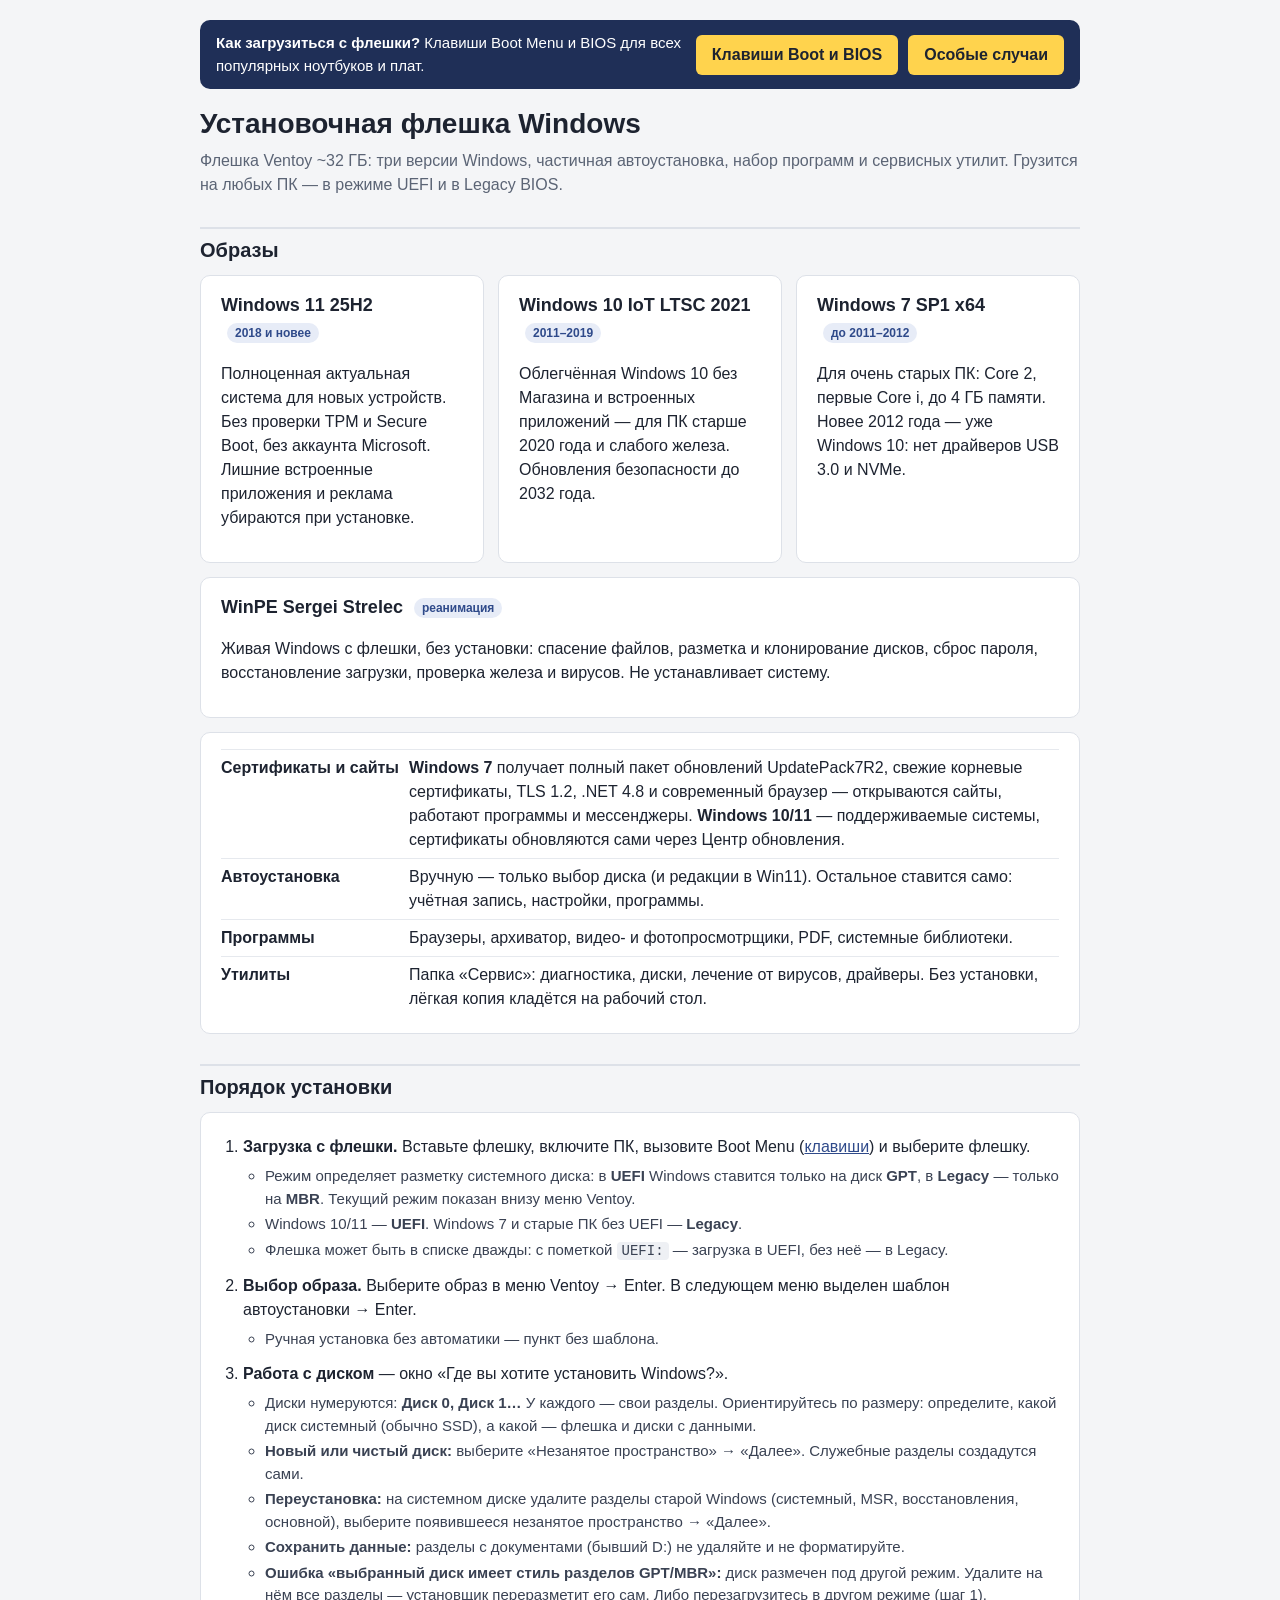
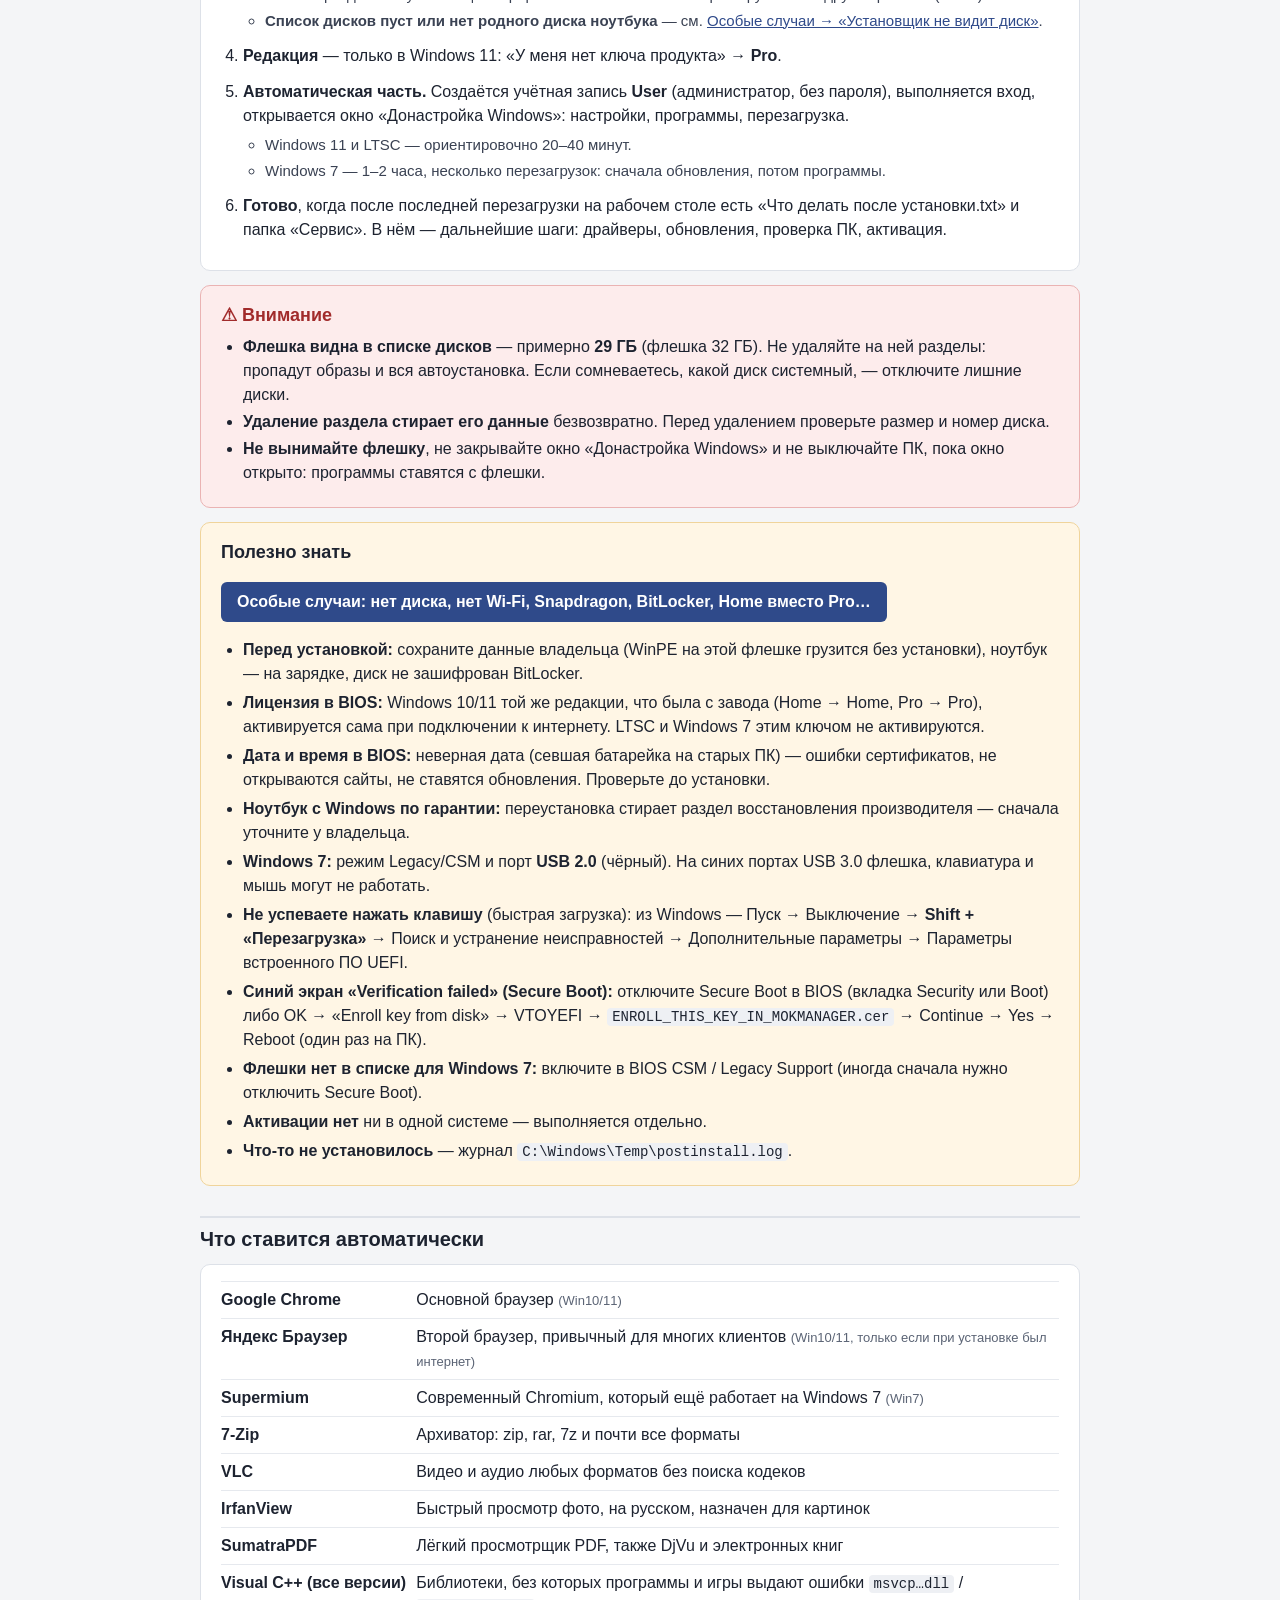
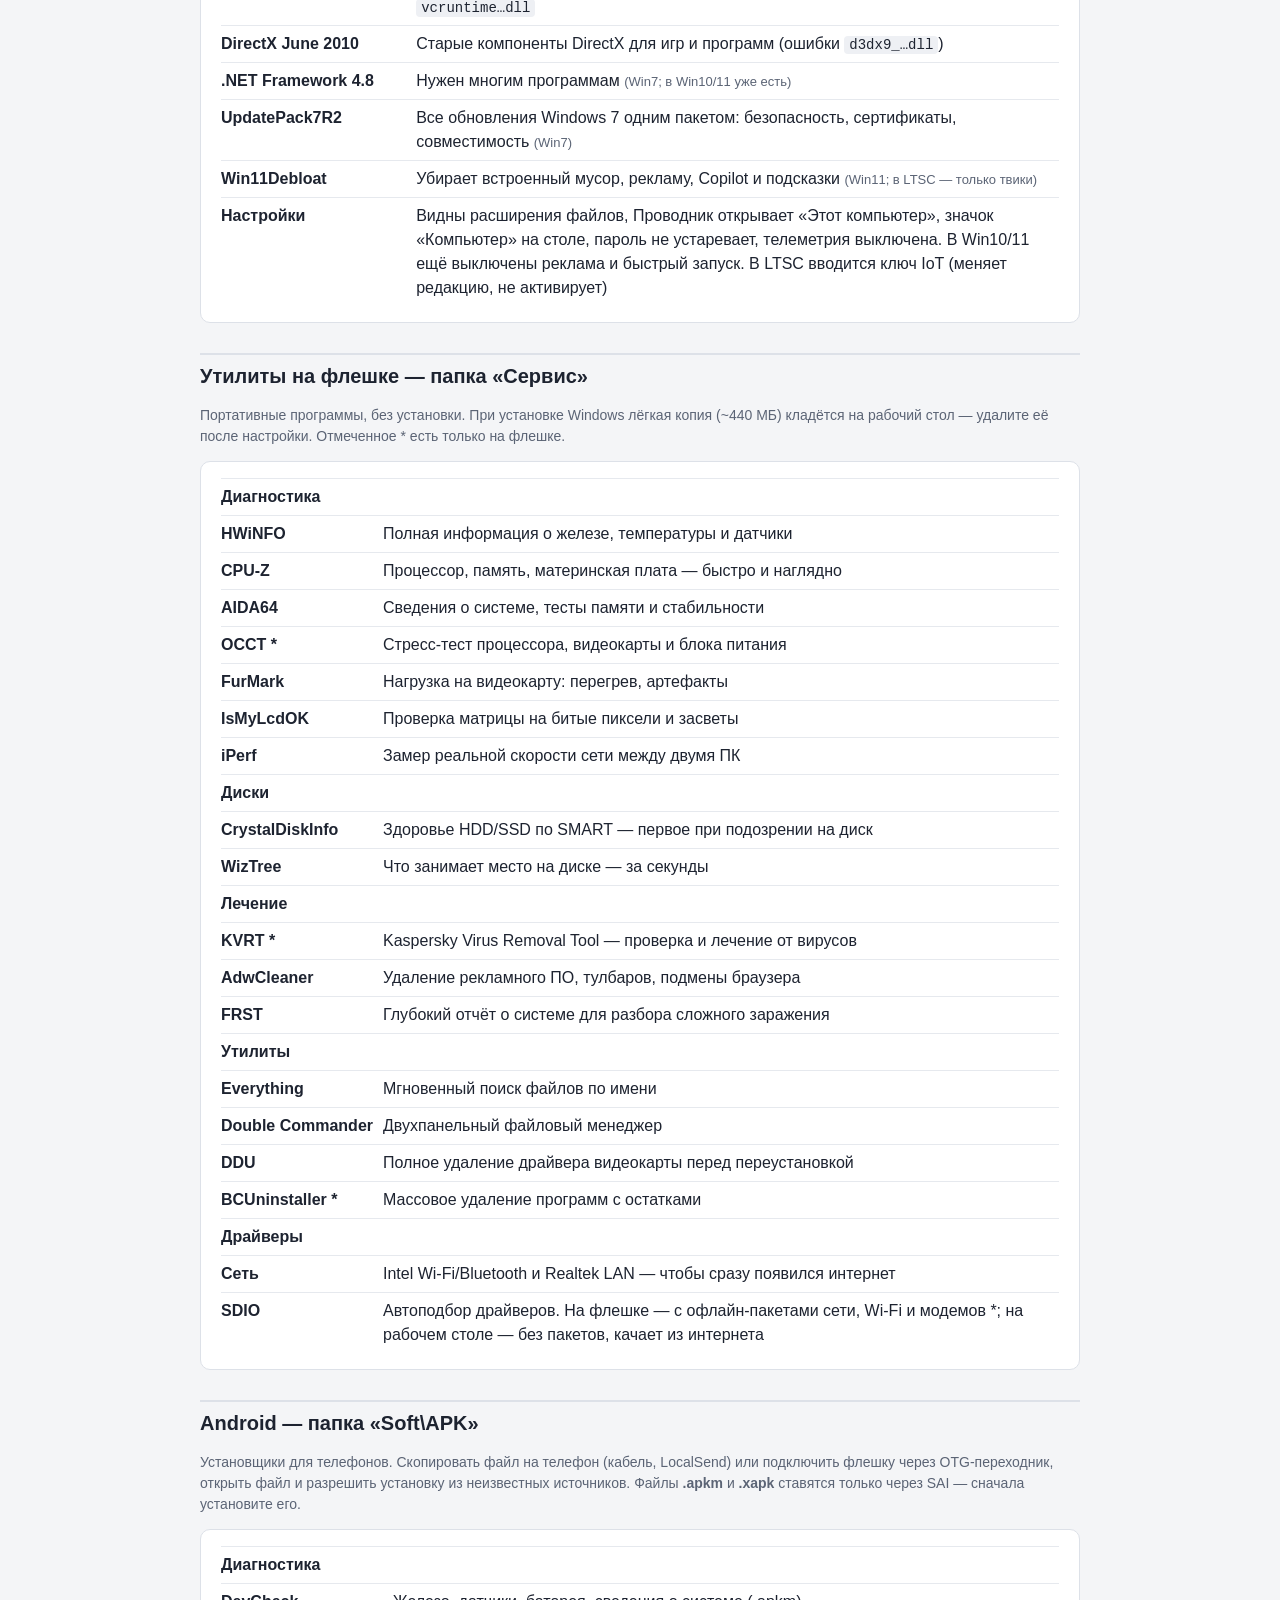
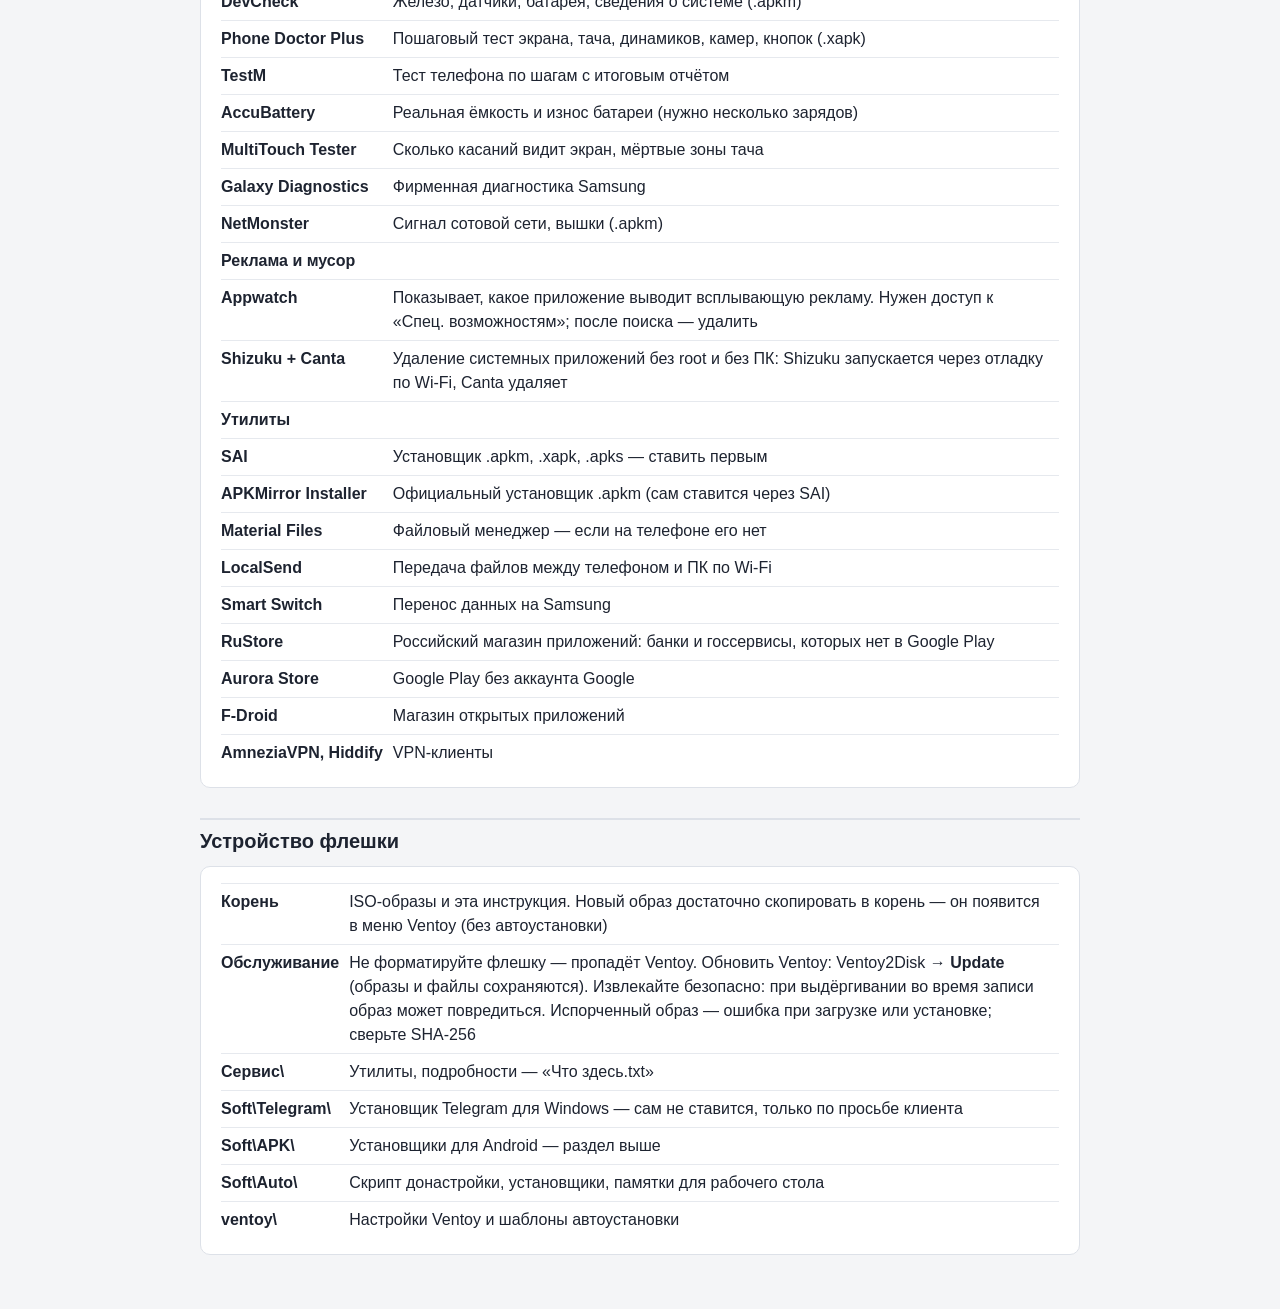
<file: staff/fleshka-ventoy.html>
<!DOCTYPE html>
<html lang="ru">
<head>
<meta charset="utf-8">
<meta name="viewport" content="width=device-width, initial-scale=1">
<meta name="robots" content="noindex,nofollow">
<title>Флешка Ventoy</title>
<style>
  body { margin: 0; background: #f4f5f7; color: #1d2330; font: 16px/1.5 "Segoe UI", Arial, sans-serif; }
  .wrap { max-width: 880px; margin: 0 auto; padding: 20px 16px 40px; }
  h1 { font-size: 28px; margin: 14px 0 4px; }
  .sub { color: #5b6475; margin: 0 0 8px; }
  h2 { font-size: 20px; margin: 30px 0 10px; padding-top: 6px; border-top: 2px solid #dde1e8; }
  .card { background: #fff; border: 1px solid #dde1e8; border-radius: 10px; padding: 16px 20px; margin: 0 0 14px; }
  .card h3 { margin: 0 0 6px; font-size: 18px; }
  .tag { display: inline-block; font-size: 12px; padding: 1px 8px; border-radius: 10px; background: #e7ecf7; color: #2f4a8a; margin-left: 6px; vertical-align: middle; font-weight: 600; }
  ol, ul { margin: 6px 0; padding-left: 22px; }
  li { margin: 3px 0; }
  a { color: #2f4a8a; }
  code { background: #eef0f4; padding: 1px 5px; border-radius: 4px; font-family: Consolas, monospace; font-size: 14px; }
  table { border-collapse: collapse; width: 100%; }
  td, th { border-top: 1px solid #e6e9ee; padding: 6px 10px 6px 0; vertical-align: top; text-align: left; }
  td:first-child { font-weight: 600; white-space: nowrap; }
  .muted { color: #5b6475; font-size: 14px; }
  .grid { display: flex; flex-wrap: wrap; margin: 0 -7px; }
  .grid .card { flex: 1 1 240px; margin: 0 7px 14px; }
  .steps > ol > li { margin: 0 0 12px; }
  .steps ul { color: #3a4253; font-size: 15px; }
  .warn { background: #fff6e5; border-color: #f0d49b; }
  .danger { background: #fdecec; border-color: #eab3b3; }
  .danger h3 { color: #a12b2b; }
  .topbar { display: flex; flex-wrap: wrap; align-items: center; gap: 10px; background: #1f2f57; color: #fff; border-radius: 10px; padding: 12px 16px; }
  .topbar span { flex: 1 1 260px; font-size: 15px; }
  .btn { display: inline-block; background: #2f4a8a; color: #fff; text-decoration: none; padding: 8px 16px; border-radius: 6px; font-weight: 600; }
  .btn:hover { background: #24396b; }
  .topbar .btn { background: #ffd34d; color: #1d2330; }
  .topbar .btn:hover { background: #ffc61a; }
  .modal { display: none; position: fixed; top: 0; left: 0; right: 0; bottom: 0; z-index: 10; }
  .modal:target { display: block; }
  .modal-bg { position: absolute; top: 0; left: 0; right: 0; bottom: 0; background: rgba(15,20,30,.55); }
  .modal-box { position: relative; max-width: 740px; max-height: 88vh; overflow: auto; margin: 5vh auto 0; background: #fff; border-radius: 10px; padding: 20px 22px; box-shadow: 0 10px 40px rgba(0,0,0,.3); }
  .modal-x { position: absolute; top: 8px; right: 14px; font-size: 28px; text-decoration: none; color: #5b6475; }
  .keys th { padding: 14px 0 4px; font-size: 15px; border-top: 0; }
  .keys .hd td { color: #5b6475; font-size: 13px; border-top: 0; }
  .keys td { font-size: 15px; }
  .keys td:first-child { white-space: normal; }
  .keys i, td i { color: #5b6475; font-style: normal; font-size: 13px; }
  .tips li { margin: 5px 0; }
  @media (max-width: 600px) { .modal-box { margin: 0; max-height: 100vh; border-radius: 0; } td:first-child { white-space: normal; } }
</style>
</head>
<body>
<div class="wrap">

<!-- 1. Кнопка Boot / BIOS -->
<div class="topbar">
  <span><b>Как загрузиться с флешки?</b> Клавиши Boot Menu и BIOS для всех популярных ноутбуков и плат.</span>
  <a class="btn" href="#keys">Клавиши Boot и BIOS</a>
  <a class="btn" href="#special">Особые случаи</a>
</div>

<!-- 2. Описание -->
<h1>Установочная флешка Windows</h1>
<p class="sub">Флешка Ventoy ~32 ГБ: три версии Windows, частичная автоустановка, набор программ и сервисных утилит. Грузится на любых ПК — в режиме UEFI и в Legacy BIOS.</p>

<h2>Образы</h2>
<div class="grid">
  <div class="card">
    <h3>Windows 11 25H2 <span class="tag">2018 и новее</span></h3>
    <p>Полноценная актуальная система для новых устройств. Без проверки TPM и Secure Boot, без аккаунта Microsoft. Лишние встроенные приложения и реклама убираются при установке.</p>
  </div>
  <div class="card">
    <h3>Windows 10 IoT LTSC 2021 <span class="tag">2011–2019</span></h3>
    <p>Облегчённая Windows 10 без Магазина и встроенных приложений — для ПК старше 2020 года и слабого железа. Обновления безопасности до 2032 года.</p>
  </div>
  <div class="card">
    <h3>Windows 7 SP1 x64 <span class="tag">до 2011–2012</span></h3>
    <p>Для очень старых ПК: Core 2, первые Core i, до 4 ГБ памяти. Новее 2012 года — уже Windows 10: нет драйверов USB 3.0 и NVMe.</p>
  </div>
  <div class="card">
    <h3>WinPE Sergei Strelec <span class="tag">реанимация</span></h3>
    <p>Живая Windows с флешки, без установки: спасение файлов, разметка и клонирование дисков, сброс пароля, восстановление загрузки, проверка железа и вирусов. Не устанавливает систему.</p>
  </div>
</div>

<div class="card">
<table>
  <tr><td>Сертификаты и сайты</td><td><b>Windows 7</b> получает полный пакет обновлений UpdatePack7R2, свежие корневые сертификаты, TLS 1.2, .NET 4.8 и современный браузер — открываются сайты, работают программы и мессенджеры. <b>Windows 10/11</b> — поддерживаемые системы, сертификаты обновляются сами через Центр обновления.</td></tr>
  <tr><td>Автоустановка</td><td>Вручную — только выбор диска (и редакции в Win11). Остальное ставится само: учётная запись, настройки, программы.</td></tr>
  <tr><td>Программы</td><td>Браузеры, архиватор, видео- и фотопросмотрщики, PDF, системные библиотеки.</td></tr>
  <tr><td>Утилиты</td><td>Папка «Сервис»: диагностика, диски, лечение от вирусов, драйверы. Без установки, лёгкая копия кладётся на рабочий стол.</td></tr>
</table>
</div>

<!-- 3. Порядок установки -->
<h2>Порядок установки</h2>
<div class="card steps">
<ol>
  <li><b>Загрузка с флешки.</b> Вставьте флешку, включите ПК, вызовите Boot Menu (<a href="#keys">клавиши</a>) и выберите флешку.
    <ul>
      <li>Режим определяет разметку системного диска: в <b>UEFI</b> Windows ставится только на диск <b>GPT</b>, в <b>Legacy</b> — только на <b>MBR</b>. Текущий режим показан внизу меню Ventoy.</li>
      <li>Windows 10/11 — <b>UEFI</b>. Windows 7 и старые ПК без UEFI — <b>Legacy</b>.</li>
      <li>Флешка может быть в списке дважды: с пометкой <code>UEFI:</code> — загрузка в UEFI, без неё — в Legacy.</li>
    </ul>
  </li>
  <li><b>Выбор образа.</b> Выберите образ в меню Ventoy → Enter. В следующем меню выделен шаблон автоустановки → Enter.
    <ul><li>Ручная установка без автоматики — пункт без шаблона.</li></ul>
  </li>
  <li><b>Работа с диском</b> — окно «Где вы хотите установить Windows?».
    <ul>
      <li>Диски нумеруются: <b>Диск 0, Диск 1…</b> У каждого — свои разделы. Ориентируйтесь по размеру: определите, какой диск системный (обычно SSD), а какой — флешка и диски с данными.</li>
      <li><b>Новый или чистый диск:</b> выберите «Незанятое пространство» → «Далее». Служебные разделы создадутся сами.</li>
      <li><b>Переустановка:</b> на системном диске удалите разделы старой Windows (системный, MSR, восстановления, основной), выберите появившееся незанятое пространство → «Далее».</li>
      <li><b>Сохранить данные:</b> разделы с документами (бывший D:) не удаляйте и не форматируйте.</li>
      <li><b>Ошибка «выбранный диск имеет стиль разделов GPT/MBR»:</b> диск размечен под другой режим. Удалите на нём все разделы — установщик переразметит его сам. Либо перезагрузитесь в другом режиме (шаг 1).</li>
      <li><b>Список дисков пуст или нет родного диска ноутбука</b> — см. <a href="#special">Особые случаи → «Установщик не видит диск»</a>.</li>
    </ul>
  </li>
  <li><b>Редакция</b> — только в Windows 11: «У меня нет ключа продукта» → <b>Pro</b>.</li>
  <li><b>Автоматическая часть.</b> Создаётся учётная запись <b>User</b> (администратор, без пароля), выполняется вход, открывается окно «Донастройка Windows»: настройки, программы, перезагрузка.
    <ul>
      <li>Windows 11 и LTSC — ориентировочно 20–40 минут.</li>
      <li>Windows 7 — 1–2 часа, несколько перезагрузок: сначала обновления, потом программы.</li>
    </ul>
  </li>
  <li><b>Готово</b>, когда после последней перезагрузки на рабочем столе есть «Что делать после установки.txt» и папка «Сервис». В нём — дальнейшие шаги: драйверы, обновления, проверка ПК, активация.</li>
</ol>
</div>

<div class="card danger">
<h3>⚠ Внимание</h3>
<ul>
  <li><b>Флешка видна в списке дисков</b> — примерно <b>29 ГБ</b> (флешка 32 ГБ). Не удаляйте на ней разделы: пропадут образы и вся автоустановка. Если сомневаетесь, какой диск системный, — отключите лишние диски.</li>
  <li><b>Удаление раздела стирает его данные</b> безвозвратно. Перед удалением проверьте размер и номер диска.</li>
  <li><b>Не вынимайте флешку</b>, не закрывайте окно «Донастройка Windows» и не выключайте ПК, пока окно открыто: программы ставятся с флешки.</li>
</ul>
</div>

<div class="card warn">
<h3>Полезно знать</h3>
<p><a class="btn" href="#special">Особые случаи: нет диска, нет Wi-Fi, Snapdragon, BitLocker, Home вместо Pro…</a></p>
<ul class="tips">
  <li><b>Перед установкой:</b> сохраните данные владельца (WinPE на этой флешке грузится без установки), ноутбук — на зарядке, диск не зашифрован BitLocker.</li>
  <li><b>Лицензия в BIOS:</b> Windows 10/11 той же редакции, что была с завода (Home → Home, Pro → Pro), активируется сама при подключении к интернету. LTSC и Windows 7 этим ключом не активируются.</li>
  <li><b>Дата и время в BIOS:</b> неверная дата (севшая батарейка на старых ПК) — ошибки сертификатов, не открываются сайты, не ставятся обновления. Проверьте до установки.</li>
  <li><b>Ноутбук с Windows по гарантии:</b> переустановка стирает раздел восстановления производителя — сначала уточните у владельца.</li>
  <li><b>Windows 7:</b> режим Legacy/CSM и порт <b>USB 2.0</b> (чёрный). На синих портах USB 3.0 флешка, клавиатура и мышь могут не работать.</li>
  <li><b>Не успеваете нажать клавишу</b> (быстрая загрузка): из Windows — Пуск → Выключение → <b>Shift + «Перезагрузка»</b> → Поиск и устранение неисправностей → Дополнительные параметры → Параметры встроенного ПО UEFI.</li>
  <li><b>Синий экран «Verification failed» (Secure Boot):</b> отключите Secure Boot в BIOS (вкладка Security или Boot) либо OK → «Enroll key from disk» → VTOYEFI → <code>ENROLL_THIS_KEY_IN_MOKMANAGER.cer</code> → Continue → Yes → Reboot (один раз на ПК).</li>
  <li><b>Флешки нет в списке для Windows 7:</b> включите в BIOS CSM / Legacy Support (иногда сначала нужно отключить Secure Boot).</li>
  <li><b>Активации нет</b> ни в одной системе — выполняется отдельно.</li>
  <li><b>Что-то не установилось</b> — журнал <code>C:\Windows\Temp\postinstall.log</code>.</li>
</ul>
</div>

<!-- Окно: особые случаи -->
<div id="special" class="modal">
  <a href="#" class="modal-bg" aria-label="Закрыть"></a>
  <div class="modal-box">
    <a href="#" class="modal-x" aria-label="Закрыть">×</a>
    <h3>Особые случаи</h3>
    <p class="muted">Проблемы конкретных ноутбуков и неподходящих сборок Windows — при установке и после неё.</p>

<div class="card" id="nodisk">
<h3>Установщик не видит диск <span class="tag">Thunderobot и др.</span></h3>
<p>Ноутбук на Intel <b>11-го поколения и новее</b>, в BIOS диск есть, а в окне выбора диска пусто или только флешка. Причина — режим <b>Intel VMD / RST</b>: диск работает через контроллер, драйвера которого нет в установщике Windows.</p>
<p class="muted">Чаще всего: Thunderobot и другие китайские игровые ноутбуки (Machenike, Mechrevo и т. п.); Dell (Inspiron, Vostro, Latitude, XPS), HP (Pavilion, Envy, Omen), ASUS (Zenbook, Vivobook, ROG), Lenovo (IdeaPad, Yoga, ThinkPad), Acer (Swift, Aspire), MSI, dynabook. На Intel Core Ultra 200V (Lunar Lake) и новее проблемы обычно нет.</p>
<ol>
  <li><b>Отключить VMD в BIOS</b> — самый простой путь. Пункт обычно в Advanced → System Agent / Storage / VMD Setup Menu: <b>Enable VMD controller → Disabled</b> (или режим SATA: <b>AHCI</b> вместо RAID/RST). Сохранить (F10), загрузиться с флешки заново — диск появится.<br>
    <span class="muted">Только для чистой установки: на уже установленной Windows смена режима ломает загрузку. У части моделей (в т. ч. Thunderobot) пункта может не быть — тогда шаг 2.</span></li>
  <li><b>Загрузить драйвер в установщике.</b> В окне выбора диска — «Загрузить драйвер» → «Обзор» → папка с драйвером Intel RST VMD (файл <code>iaStorVD.inf</code>) → выбрать <b>Intel RST VMD Controller</b> → «Далее». Диск появится в списке.<br>
    <span class="muted">Драйвер — с сайта производителя по модели ноутбука (раздел Storage / Chipset / Intel RST) или с сайта Intel, распакованный, на любой флешке. Если не встал — попробуйте другую версию: старые драйверы не работают на Intel 12–14-го поколения.</span></li>
  <li><b>Через WinPE</b> на этой флешке: в WinPE Sergei Strelec драйверы Intel RST/VMD, как правило, уже встроены — им можно разметить диск, перенести данные или проверить, что SSD исправен.</li>
</ol>
</div>

<div class="card" id="nowifi">
<h3>После установки нет Wi-Fi <span class="tag">Huawei, Honor и др.</span></h3>
<p>Windows не знает сетевую карту ноутбука: в Диспетчере устройств «Сетевой контроллер» с жёлтым значком, значка Wi-Fi нет. Типично для Huawei MateBook и Honor MagicBook (Intel AX201/AX211, Realtek, Qualcomm), а также Xiaomi и китайских ноутбуков.</p>
<ol>
  <li><b>Intel Wi-Fi</b> — драйвер уже есть: «Сервис\Драйверы\Сеть\WiFi-24.80…exe» на рабочем столе.</li>
  <li><b>Realtek, Qualcomm, MediaTek</b> — офлайн SDIO с флешки (пакет WLAN-WiFi): <code>&lt;флешка&gt;\Сервис\Драйверы\SDIO\SDIO_x64_R891.exe</code>.</li>
  <li><b>Подключить интернет другим способом</b> и поставить драйвер через Центр обновления, SDIO или сайт производителя (у Huawei — PC Manager → Драйверы).</li>
</ol>
<p class="muted"><b>Как дать интернет без Wi-Fi:</b></p>
<ul class="muted">
  <li><b>Кабель</b> в LAN-порт ноутбука, а если порта нет — через <b>переходник Type-C → Ethernet</b> (или USB → Ethernet). Большинство переходников (Realtek RTL8153 и аналоги) работают в Windows 10/11 сразу, без драйверов.</li>
  <li><b>Телефон Android по USB</b>: Настройки → Точка доступа → <b>USB-модем</b>. Работает без драйверов.</li>
  <li>iPhone как USB-модем требует драйвера Apple — без интернета не подойдёт; используйте кабель или Android.</li>
</ul>
</div>

<div class="card">
<h3>Ноутбук на Snapdragon (ARM) <span class="tag">не загрузится</span></h3>
<p>Surface Pro 11 / Laptop 7, Lenovo Yoga Slim 7x и ThinkPad T14s Gen 6, ASUS Vivobook S15, Dell XPS 13 9345, HP OmniBook X и другие на Snapdragon X. Процессор ARM — образы с этой флешки (x64) на нём не запускаются. Нужна Windows 11 ARM64 с сайта Microsoft. Проверить: в описании модели процессор «Snapdragon» / «Qualcomm».</p>
</div>

<div class="card">
<h3>Не работает тачпад</h3>
<p>На новых ноутбуках тачпад подключён по шине I2C: в установщике и сразу после установки он может не работать. Подключите <b>USB-мышь</b>, затем поставьте драйвер Intel Serial IO / AMD I2C (SDIO или сайт производителя) — тачпад заработает.</p>
</div>

<div class="card">
<h3>Встала Windows 11 Home вместо Pro</h3>
<p>Если в BIOS ноутбука зашит ключ Home (у большинства магазинных ноутбуков), установщик ставит Home без выбора редакции.</p>
<ul>
  <li>Перевод в Pro: Параметры → Система → Активация → Изменить ключ продукта → <code>VK7JG-NPHTM-C97JM-9MPGT-3V66T</code> → перезагрузка. Это общий ключ установки: редакция станет Pro, но <b>не активирована</b>.</li>
  <li>Лицензия Home из BIOS активирует только Home. Нужна активная система без своего ключа — оставляйте Home.</li>
</ul>
</div>

<div class="card">
<h3>Шифрование диска BitLocker <span class="tag">Win11</span></h3>
<p>Windows 11 (24H2 и новее) при чистой установке может сама зашифровать диск. С локальной учётной записью ключ восстановления никуда не сохраняется — после замены платы, сброса BIOS или ремонта данные будут недоступны.</p>
<ul>
  <li>Проверить и выключить: Параметры → Конфиденциальность и защита → <b>Шифрование устройства → Откл.</b> (или командная строка от администратора: <code>manage-bde -status</code>, затем <code>manage-bde -off C:</code>).</li>
  <li>Перед переустановкой чужого ПК: если диск зашифрован (значок замка на диске), сначала сохраните данные или получите ключ восстановления у владельца.</li>
</ul>
</div>

<div class="card">
<h3>Сборка Windows не подходит под железо</h3>
<ul>
  <li><b>Только Windows 11:</b> Wi-Fi 7 (Intel BE200/BE201), камеры Intel MIPI (новые Dell, Lenovo, HP), часть Core Ultra — в LTSC 2021 драйверов не будет.</li>
  <li><b>Intel 12-го поколения и новее</b> (P- и E-ядра) — лучше Windows 11: Windows 10 хуже распределяет нагрузку по ядрам.</li>
  <li><b>Windows 7 на ПК новее ~2015 года</b> (Intel Skylake / AMD Ryzen): нет драйверов USB 3.0, NVMe и графики — работать не будет.</li>
  <li><b>Старые планшеты и нетбуки на Atom с 32-битным UEFI</b> — 64-битная Windows не загрузится.</li>
</ul>
</div>

<div class="card">
<h3>Драйверы — только от производителя ноутбука</h3>
<p>SDIO ставит универсальные драйверы. Для этих устройств берите драйвер с сайта производителя по модели:</p>
<ul>
  <li><b>Звук</b> с «умными» усилителями (Huawei, ASUS, Lenovo, Dell): с универсальным Realtek — тихо, хрипит или нет звука.</li>
  <li><b>Две видеокарты</b> (Intel/AMD + NVIDIA): сначала встроенная графика, потом NVIDIA; если драйвер с сайта NVIDIA не ставится — драйвер с сайта ноутбука.</li>
  <li><b>Fn-клавиши, режимы питания и кулеров, сканер отпечатка</b> — утилита производителя: Huawei PC Manager, Lenovo Vantage, MyASUS, HP Support Assistant, Dell SupportAssist.</li>
  <li><b>Ноутбуки на AMD</b> — драйвер чипсета AMD, иначе проблемы со сном и быстрый разряд батареи.</li>
</ul>
</div>

    <p><a class="btn" href="#">Закрыть</a></p>
  </div>
</div>

<!-- 4. Программы автоустановки -->
<h2>Что ставится автоматически</h2>
<div class="card">
<table>
  <tr><td>Google Chrome</td><td>Основной браузер <i>(Win10/11)</i></td></tr>
  <tr><td>Яндекс Браузер</td><td>Второй браузер, привычный для многих клиентов <i>(Win10/11, только если при установке был интернет)</i></td></tr>
  <tr><td>Supermium</td><td>Современный Chromium, который ещё работает на Windows 7 <i>(Win7)</i></td></tr>
  <tr><td>7-Zip</td><td>Архиватор: zip, rar, 7z и почти все форматы</td></tr>
  <tr><td>VLC</td><td>Видео и аудио любых форматов без поиска кодеков</td></tr>
  <tr><td>IrfanView</td><td>Быстрый просмотр фото, на русском, назначен для картинок</td></tr>
  <tr><td>SumatraPDF</td><td>Лёгкий просмотрщик PDF, также DjVu и электронных книг</td></tr>
  <tr><td>Visual C++ (все версии)</td><td>Библиотеки, без которых программы и игры выдают ошибки <code>msvcp…dll</code> / <code>vcruntime…dll</code></td></tr>
  <tr><td>DirectX June 2010</td><td>Старые компоненты DirectX для игр и программ (ошибки <code>d3dx9_…dll</code>)</td></tr>
  <tr><td>.NET Framework 4.8</td><td>Нужен многим программам <i>(Win7; в Win10/11 уже есть)</i></td></tr>
  <tr><td>UpdatePack7R2</td><td>Все обновления Windows 7 одним пакетом: безопасность, сертификаты, совместимость <i>(Win7)</i></td></tr>
  <tr><td>Win11Debloat</td><td>Убирает встроенный мусор, рекламу, Copilot и подсказки <i>(Win11; в LTSC — только твики)</i></td></tr>
  <tr><td>Настройки</td><td>Видны расширения файлов, Проводник открывает «Этот компьютер», значок «Компьютер» на столе, пароль не устаревает, телеметрия выключена. В Win10/11 ещё выключены реклама и быстрый запуск. В LTSC вводится ключ IoT (меняет редакцию, не активирует)</td></tr>
</table>
</div>

<!-- 5. Сервис -->
<h2>Утилиты на флешке — папка «Сервис»</h2>
<p class="muted">Портативные программы, без установки. При установке Windows лёгкая копия (~440 МБ) кладётся на рабочий стол — удалите её после настройки. Отмеченное * есть только на флешке.</p>
<div class="card">
<table>
  <tr><th colspan="2">Диагностика</th></tr>
  <tr><td>HWiNFO</td><td>Полная информация о железе, температуры и датчики</td></tr>
  <tr><td>CPU-Z</td><td>Процессор, память, материнская плата — быстро и наглядно</td></tr>
  <tr><td>AIDA64</td><td>Сведения о системе, тесты памяти и стабильности</td></tr>
  <tr><td>OCCT *</td><td>Стресс-тест процессора, видеокарты и блока питания</td></tr>
  <tr><td>FurMark</td><td>Нагрузка на видеокарту: перегрев, артефакты</td></tr>
  <tr><td>IsMyLcdOK</td><td>Проверка матрицы на битые пиксели и засветы</td></tr>
  <tr><td>iPerf</td><td>Замер реальной скорости сети между двумя ПК</td></tr>
  <tr><th colspan="2">Диски</th></tr>
  <tr><td>CrystalDiskInfo</td><td>Здоровье HDD/SSD по SMART — первое при подозрении на диск</td></tr>
  <tr><td>WizTree</td><td>Что занимает место на диске — за секунды</td></tr>
  <tr><th colspan="2">Лечение</th></tr>
  <tr><td>KVRT *</td><td>Kaspersky Virus Removal Tool — проверка и лечение от вирусов</td></tr>
  <tr><td>AdwCleaner</td><td>Удаление рекламного ПО, тулбаров, подмены браузера</td></tr>
  <tr><td>FRST</td><td>Глубокий отчёт о системе для разбора сложного заражения</td></tr>
  <tr><th colspan="2">Утилиты</th></tr>
  <tr><td>Everything</td><td>Мгновенный поиск файлов по имени</td></tr>
  <tr><td>Double Commander</td><td>Двухпанельный файловый менеджер</td></tr>
  <tr><td>DDU</td><td>Полное удаление драйвера видеокарты перед переустановкой</td></tr>
  <tr><td>BCUninstaller *</td><td>Массовое удаление программ с остатками</td></tr>
  <tr><th colspan="2">Драйверы</th></tr>
  <tr><td>Сеть</td><td>Intel Wi-Fi/Bluetooth и Realtek LAN — чтобы сразу появился интернет</td></tr>
  <tr><td>SDIO</td><td>Автоподбор драйверов. На флешке — с офлайн-пакетами сети, Wi-Fi и модемов *; на рабочем столе — без пакетов, качает из интернета</td></tr>
</table>
</div>

<!-- 6. Android -->
<h2>Android — папка «Soft\APK»</h2>
<p class="muted">Установщики для телефонов. Скопировать файл на телефон (кабель, LocalSend) или подключить флешку через OTG-переходник, открыть файл и разрешить установку из неизвестных источников. Файлы <b>.apkm</b> и <b>.xapk</b> ставятся только через SAI — сначала установите его.</p>
<div class="card">
<table>
  <tr><th colspan="2">Диагностика</th></tr>
  <tr><td>DevCheck</td><td>Железо, датчики, батарея, сведения о системе (.apkm)</td></tr>
  <tr><td>Phone Doctor Plus</td><td>Пошаговый тест экрана, тача, динамиков, камер, кнопок (.xapk)</td></tr>
  <tr><td>TestM</td><td>Тест телефона по шагам с итоговым отчётом</td></tr>
  <tr><td>AccuBattery</td><td>Реальная ёмкость и износ батареи (нужно несколько зарядов)</td></tr>
  <tr><td>MultiTouch Tester</td><td>Сколько касаний видит экран, мёртвые зоны тача</td></tr>
  <tr><td>Galaxy Diagnostics</td><td>Фирменная диагностика Samsung</td></tr>
  <tr><td>NetMonster</td><td>Сигнал сотовой сети, вышки (.apkm)</td></tr>
  <tr><th colspan="2">Реклама и мусор</th></tr>
  <tr><td>Appwatch</td><td>Показывает, какое приложение выводит всплывающую рекламу. Нужен доступ к «Спец. возможностям»; после поиска — удалить</td></tr>
  <tr><td>Shizuku + Canta</td><td>Удаление системных приложений без root и без ПК: Shizuku запускается через отладку по Wi-Fi, Canta удаляет</td></tr>
  <tr><th colspan="2">Утилиты</th></tr>
  <tr><td>SAI</td><td>Установщик .apkm, .xapk, .apks — ставить первым</td></tr>
  <tr><td>APKMirror Installer</td><td>Официальный установщик .apkm (сам ставится через SAI)</td></tr>
  <tr><td>Material Files</td><td>Файловый менеджер — если на телефоне его нет</td></tr>
  <tr><td>LocalSend</td><td>Передача файлов между телефоном и ПК по Wi-Fi</td></tr>
  <tr><td>Smart Switch</td><td>Перенос данных на Samsung</td></tr>
  <tr><td>RuStore</td><td>Российский магазин приложений: банки и госсервисы, которых нет в Google Play</td></tr>
  <tr><td>Aurora Store</td><td>Google Play без аккаунта Google</td></tr>
  <tr><td>F-Droid</td><td>Магазин открытых приложений</td></tr>
  <tr><td>AmneziaVPN, Hiddify</td><td>VPN-клиенты</td></tr>
</table>
</div>

<h2>Устройство флешки</h2>
<div class="card">
<table>
  <tr><td>Корень</td><td>ISO-образы и эта инструкция. Новый образ достаточно скопировать в корень — он появится в меню Ventoy (без автоустановки)</td></tr>
  <tr><td>Обслуживание</td><td>Не форматируйте флешку — пропадёт Ventoy. Обновить Ventoy: Ventoy2Disk → <b>Update</b> (образы и файлы сохраняются). Извлекайте безопасно: при выдёргивании во время записи образ может повредиться. Испорченный образ — ошибка при загрузке или установке; сверьте SHA-256</td></tr>
  <tr><td>Сервис\</td><td>Утилиты, подробности — «Что здесь.txt»</td></tr>
  <tr><td>Soft\Telegram\</td><td>Установщик Telegram для Windows — сам не ставится, только по просьбе клиента</td></tr>
  <tr><td>Soft\APK\</td><td>Установщики для Android — раздел выше</td></tr>
  <tr><td>Soft\Auto\</td><td>Скрипт донастройки, установщики, памятки для рабочего стола</td></tr>
  <tr><td>ventoy\</td><td>Настройки Ventoy и шаблоны автоустановки</td></tr>
</table>
</div>

</div>

<!-- Окно: клавиши по брендам -->
<div id="keys" class="modal">
  <a href="#" class="modal-bg" aria-label="Закрыть"></a>
  <div class="modal-box">
    <a href="#" class="modal-x" aria-label="Закрыть">×</a>
    <h3>Клавиши Boot Menu и BIOS</h3>
    <p class="muted">Нажимать часто, сразу после включения, до логотипа Windows. На ноутбуках может понадобиться <b>Fn</b> + клавиша. У отдельных моделей клавиши отличаются — смотрите подсказку внизу экрана при старте.</p>
    <table class="keys">
      <tr><th colspan="3">Ноутбуки</th></tr>
      <tr class="hd"><td>Бренд</td><td>Boot Menu</td><td>BIOS</td></tr>
      <tr><td>Acer</td><td>F12 <i>(включить в BIOS: F12 Boot Menu)</i></td><td>F2</td></tr>
      <tr><td>ASUS</td><td>Esc</td><td>F2</td></tr>
      <tr><td>Dell</td><td>F12</td><td>F2</td></tr>
      <tr><td>HP</td><td>F9 <i>(или Esc → F9)</i></td><td>F10 <i>(или Esc → F10)</i></td></tr>
      <tr><td>Lenovo IdeaPad, Legion, Yoga</td><td>F12 / Fn+F12 <i>или кнопка Novo</i></td><td>F2 / Fn+F2</td></tr>
      <tr><td>Lenovo ThinkPad</td><td>F12 <i>(или Enter → F12)</i></td><td>F1</td></tr>
      <tr><td>Huawei, Honor</td><td>F12</td><td>F2</td></tr>
      <tr><td>Xiaomi, Redmi</td><td>F12</td><td>F2</td></tr>
      <tr><td>MSI</td><td>F11</td><td>Del</td></tr>
      <tr><td>Samsung</td><td>Esc или F10</td><td>F2</td></tr>
      <tr><td>Toshiba, Dynabook</td><td>F12</td><td>F2</td></tr>
      <tr><td>Fujitsu</td><td>F12</td><td>F2</td></tr>
      <tr><td>Gigabyte, Aorus</td><td>F12</td><td>F2</td></tr>
      <tr><td>Sony VAIO</td><td>кнопка Assist</td><td>F2 <i>(или Assist)</i></td></tr>
      <tr><td>DEXP, Ardor, Machenike и др. на Clevo</td><td>F7 или Esc</td><td>F2 или Del</td></tr>
      <tr><td>Microsoft Surface</td><td>держать «Громкость −» + включение</td><td>держать «Громкость +» + включение</td></tr>
      <tr><th colspan="3">Материнские платы и ПК</th></tr>
      <tr class="hd"><td>Бренд</td><td>Boot Menu</td><td>BIOS</td></tr>
      <tr><td>ASUS</td><td>F8</td><td>Del или F2</td></tr>
      <tr><td>Gigabyte</td><td>F12</td><td>Del</td></tr>
      <tr><td>MSI</td><td>F11</td><td>Del</td></tr>
      <tr><td>ASRock</td><td>F11</td><td>Del или F2</td></tr>
      <tr><td>Biostar</td><td>F9</td><td>Del</td></tr>
      <tr><td>Intel (NUC и платы)</td><td>F10</td><td>F2</td></tr>
      <tr><td>Dell OptiPlex</td><td>F12</td><td>F2</td></tr>
      <tr><td>HP ProDesk, EliteDesk</td><td>F9</td><td>F10</td></tr>
      <tr><td>Lenovo ThinkCentre</td><td>F12</td><td>F1</td></tr>
      <tr><td>Acer (ПК)</td><td>F12</td><td>Del</td></tr>
    </table>
    <p><a class="btn" href="#">Закрыть</a></p>
  </div>
</div>
<script>
  // Закрытие окна клавишей Esc
  document.onkeydown = function (e) {
    e = e || window.event;
    if ((e.keyCode || e.which) === 27 && (location.hash === '#keys' || location.hash === '#special')) location.hash = '';
  };
</script>
</body>
</html>
</file>
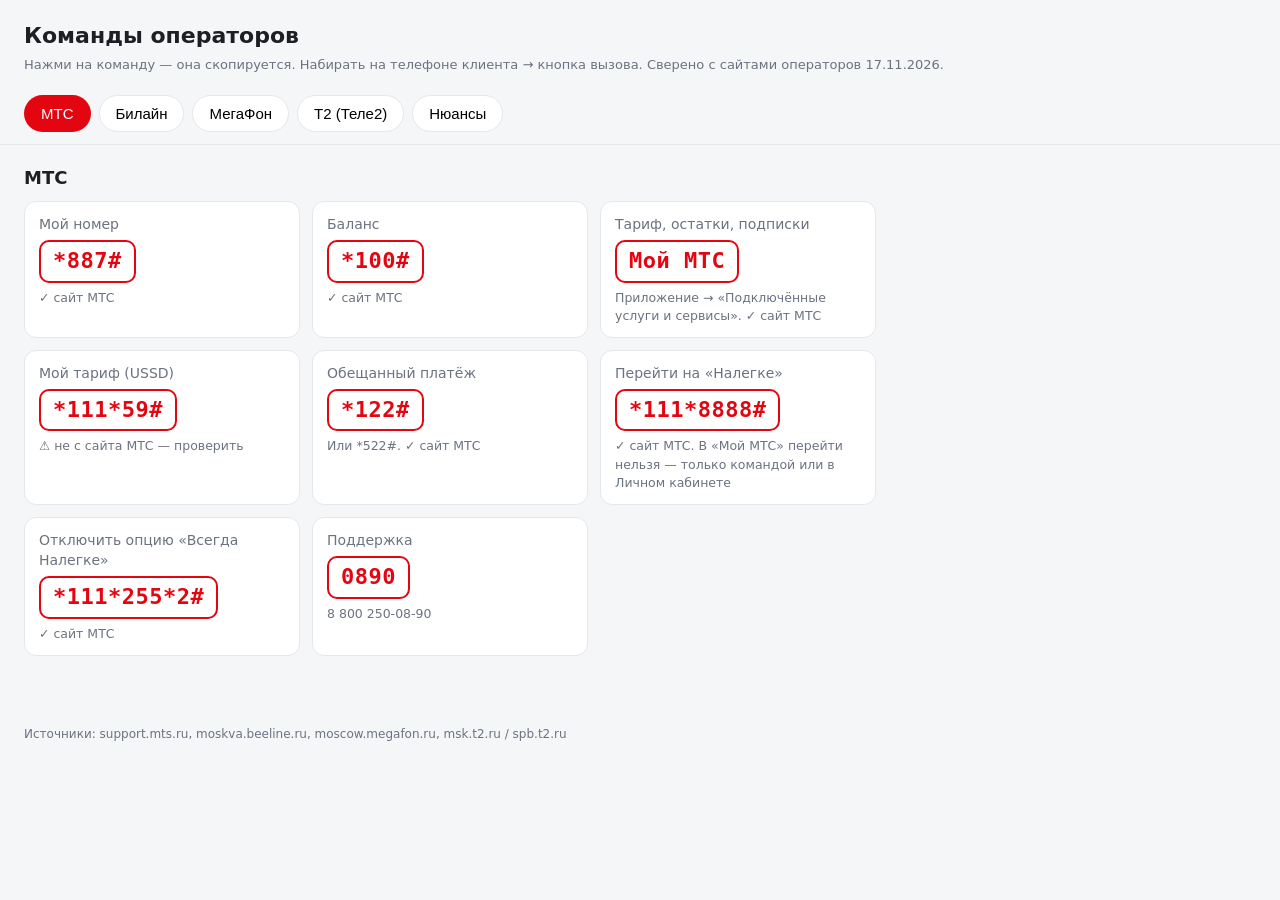
<file: staff/komandy-operatorov.html>
<!DOCTYPE html>
<html lang="ru">
<head>
<meta charset="utf-8">
<meta name="viewport" content="width=device-width, initial-scale=1">
<meta name="robots" content="noindex,nofollow">
<title>Команды операторов — шпаргалка SmartShop</title>
<style>
  :root { --bg:#f5f6f8; --card:#fff; --ink:#1d1f23; --muted:#6b7280; --line:#e5e7eb; --acc:#e30611; }
  * { box-sizing:border-box; }
  body { margin:0; font:16px/1.45 system-ui, -apple-system, "Segoe UI", Roboto, sans-serif; background:var(--bg); color:var(--ink); }
  header { padding:20px 24px 8px; }
  h1 { margin:0 0 4px; font-size:22px; }
  .sub { color:var(--muted); font-size:13px; }
  nav { display:flex; flex-wrap:wrap; gap:8px; padding:12px 24px; position:sticky; top:0; background:var(--bg); z-index:2; border-bottom:1px solid var(--line); }
  nav button { border:1px solid var(--line); background:#fff; padding:9px 16px; border-radius:999px; font-size:15px; cursor:pointer; }
  nav button.on { color:#fff; border-color:transparent; }
  main { padding:16px 24px 40px; max-width:900px; }
  .grid { display:grid; grid-template-columns:repeat(auto-fill, minmax(260px,1fr)); gap:12px; }
  .cmd { background:var(--card); border:1px solid var(--line); border-radius:12px; padding:12px 14px; display:flex; flex-direction:column; gap:6px; }
  .cmd .what { font-size:14px; color:var(--muted); }
  .cmd button { align-self:flex-start; font:700 22px/1.2 ui-monospace, Consolas, monospace; letter-spacing:.5px; background:none; border:2px solid currentColor; border-radius:10px; padding:6px 12px; cursor:pointer; }
  .cmd .note { font-size:12.5px; color:var(--muted); }
  .warn { background:#fff7e6; border:1px solid #f3d38a; border-radius:12px; padding:12px 14px; margin-top:14px; font-size:14px; }
  section { display:none; } section.on { display:block; }
  h2 { font-size:18px; margin:22px 0 10px; }
  ol, ul { padding-left:22px; } li { margin:4px 0; }
  .toast { position:fixed; bottom:20px; left:50%; transform:translateX(-50%); background:#111; color:#fff; padding:10px 16px; border-radius:10px; opacity:0; transition:opacity .2s; pointer-events:none; }
  .toast.show { opacity:1; }
  .src { font-size:12px; color:var(--muted); margin-top:30px; }
  .src a { color:var(--muted); }
  @media print { nav, .toast { display:none; } section { display:block !important; page-break-inside:avoid; } }
</style>
</head>
<body>
<header>
  <h1>Команды операторов</h1>
  <div class="sub">Нажми на команду — она скопируется. Набирать на телефоне клиента → кнопка вызова. Сверено с сайтами операторов 17.11.2026.</div>
</header>
<nav id="tabs"></nav>
<main id="main"></main>
<div class="toast" id="toast">Скопировано</div>

<script>
const OPS = {
  mts: { name:"МТС", color:"#e30611", cmds:[
    ["Мой номер", "*887#", "✓ сайт МТС"],
    ["Баланс", "*100#", "✓ сайт МТС"],
    ["Тариф, остатки, подписки", "Мой МТС", "Приложение → «Подключённые услуги и сервисы». ✓ сайт МТС"],
    ["Мой тариф (USSD)", "*111*59#", "⚠ не с сайта МТС — проверить"],
    ["Обещанный платёж", "*122#", "Или *522#. ✓ сайт МТС"],
    ["Перейти на «Налегке»", "*111*8888#", "✓ сайт МТС. В «Мой МТС» перейти нельзя — только командой или в Личном кабинете"],
    ["Отключить опцию «Всегда Налегке»", "*111*255*2#", "✓ сайт МТС"],
    ["Поддержка", "0890", "8 800 250-08-90"],
  ]},
  beeline: { name:"Билайн", color:"#d4a300", cmds:[
    ["Мой номер", "*110*10#", "✓ сайт Билайна"],
    ["Баланс и остатки пакетов", "*102#", "✓ сайт Билайна (предоплата)"],
    ["Мой тариф", "*110*05#", "Или звонок 067405. ✓ сайт Билайна"],
    ["Платные подключённые услуги", "*110*09#", "✓ сайт Билайна"],
    ["5 последних списаний", "*122#", "✓ сайт Билайна"],
    ["Доверительный платёж (сумма)", "*141*7#", "✓ сайт Билайна"],
    ["Поддержка", "0611", "8 800 700-06-11"],
  ]},
  megafon: { name:"МегаФон", color:"#00b956", cmds:[
    ["Мой номер", "*205#", "✓ сайт МегаФона"],
    ["Баланс", "*100#", "Или SMS «Баланс» на 000100. ✓ сайт МегаФона"],
    ["Остатки пакетов", "*558#", "✓ сайт МегаФона"],
    ["Мой тариф", "*105*3#", "✓ сайт МегаФона"],
    ["Подписки", "ЛК / приложение", "«Услуги» → «Подключённые». Отключить: SMS «Стоп ХХ» на 5151. ✓ сайт МегаФона"],
    ["Поддержка", "0500", "8 800 550-05-00"],
  ]},
  t2: { name:"Т2 (Теле2)", color:"#1f2229", cmds:[
    ["Мой номер", "*201#", "✓ сайт Т2"],
    ["Баланс", "*105#", "✓ сайт Т2"],
    ["Остатки минут, SMS, ГБ", "*155*0#", "✓ сайт Т2"],
    ["Мой тариф", "*108#", "✓ сайт Т2"],
    ["Платные подписки", "*189#", "✓ сайт Т2"],
    ["Платные услуги", "*153#", "✓ сайт Т2"],
    ["Обещанный платёж", "*122#", "✓ сайт Т2"],
    ["Поддержка", "611"],
  ]},
};

const NUANCES = `
<h2>Общее</h2>
<ul>
  <li>USSD-команды бесплатные и работают даже при нулевом балансе — номер, баланс и тариф можно узнать всегда.</li>
  <li>Сначала проверь <b>номер → баланс → тариф → подписки</b>, потом принимай решение.</li>
  <li>Если клиент жалуется на списания — первым делом смотреть подписки (команды во вкладках) и отключать лишнее.</li>
  <li>Билайн и МегаФон: отправляя USSD-запрос баланса, абонент соглашается получать рекламу. Отказ на Билайне — 067432.</li>
  <li>МТС «Налегке»: перейти нельзя, если номер на организацию или подключён пакет «связь + домашний интернет + ТВ».</li>
</ul>
<h2>Смена тарифа, когда «услуги ограничены»</h2>
<ol>
  <li>Проверить баланс. Если минус или не хватает на абонплату — <b>сначала пополнить, потом менять тариф</b>.</li>
  <li>Сколько положить на МТС «Налегке»: <b>минус + 200 ₽</b>. Из них 12,5 ₽ — первые сутки опции «Всегда Налегке», 150 ₽ — плата за переход, если тариф уже меняли меньше месяца назад.</li>
  <li>Набрать команду перехода (МТС «Налегке» — <b>*111*8888#</b>), дождаться SMS, проверить тариф командой «Мой тариф».</li>
  <li>Не прошло — поддержка оператора или офис.</li>
</ol>
<h2>МТС «Налегке» — для кнопочных телефонов (Москва)</h2>
<ul>
  <li>Абонплаты нет. Опция «Всегда Налегке» — 12,5 ₽/сутки: безлимит на МТС и городские своего региона + 100 МБ/сутки.</li>
  <li>Без опции: 2,5 ₽/мин на МТС и городские, 4 ₽ на других операторов, до 15,5 ₽ на другие регионы. Входящие бесплатно.</li>
  <li>Звонит мало и в основном на чужих операторов → опцию отключить в «Мой МТС». Много говорит с МТС → оставить.</li>
  <li>При регистрации номера «Налегке» в списке нет — регистрируем на любой доступный тариф и сразу переводим.</li>
</ul>
<div class="warn"><b>Не проверено:</b> пройдёт ли переход при минусе и плата 150 ₽ за повторную смену — на сайте МТС не указано. Команды с пометкой ✓ сверены с сайтами операторов 17.11.2026, с ⚠ — нет.</div>
`;

const tabs = document.getElementById("tabs"), main = document.getElementById("main");
const all = [...Object.entries(OPS), ["nuances", {name:"Нюансы", color:"#374151"}]];
all.forEach(([id, op], i) => {
  const b = document.createElement("button");
  b.textContent = op.name; b.dataset.id = id; b.dataset.color = op.color;
  b.onclick = () => show(id); tabs.appendChild(b);
  const s = document.createElement("section"); s.id = "s-" + id;
  if (id === "nuances") s.innerHTML = NUANCES;
  else {
    const g = document.createElement("div"); g.className = "grid";
    op.cmds.forEach(([what, code, note]) => {
      const c = document.createElement("div"); c.className = "cmd";
      c.innerHTML = `<div class="what">${what}</div><button style="color:${op.color}">${code}</button>` + (note ? `<div class="note">${note}</div>` : "");
      c.querySelector("button").onclick = () => copy(code);
      g.appendChild(c);
    });
    s.innerHTML = `<h2 style="margin-top:4px">${op.name}</h2>`; s.appendChild(g);
  }
  main.appendChild(s);
});
function show(id) {
  document.querySelectorAll("nav button").forEach(b => { const on = b.dataset.id === id; b.classList.toggle("on", on); b.style.background = on ? b.dataset.color : "#fff"; });
  document.querySelectorAll("section").forEach(s => s.classList.toggle("on", s.id === "s-" + id));
  try { localStorage.setItem("op", id); } catch (e) {}
}
function copy(t) {
  const done = () => { const el = document.getElementById("toast"); el.textContent = "Скопировано: " + t; el.classList.add("show"); setTimeout(() => el.classList.remove("show"), 1200); };
  if (navigator.clipboard) navigator.clipboard.writeText(t).then(done, () => fallback(t, done)); else fallback(t, done);
}
function fallback(t, done) { const a = document.createElement("textarea"); a.value = t; document.body.appendChild(a); a.select(); try { document.execCommand("copy"); } catch (e) {} a.remove(); done(); }
let start = "mts"; try { start = localStorage.getItem("op") || "mts"; } catch (e) {}
show(start);
</script>
<div class="src" style="padding:0 24px 24px">Источники: support.mts.ru, moskva.beeline.ru, moscow.megafon.ru, msk.t2.ru / spb.t2.ru</div>
</body>
</html>
</file>
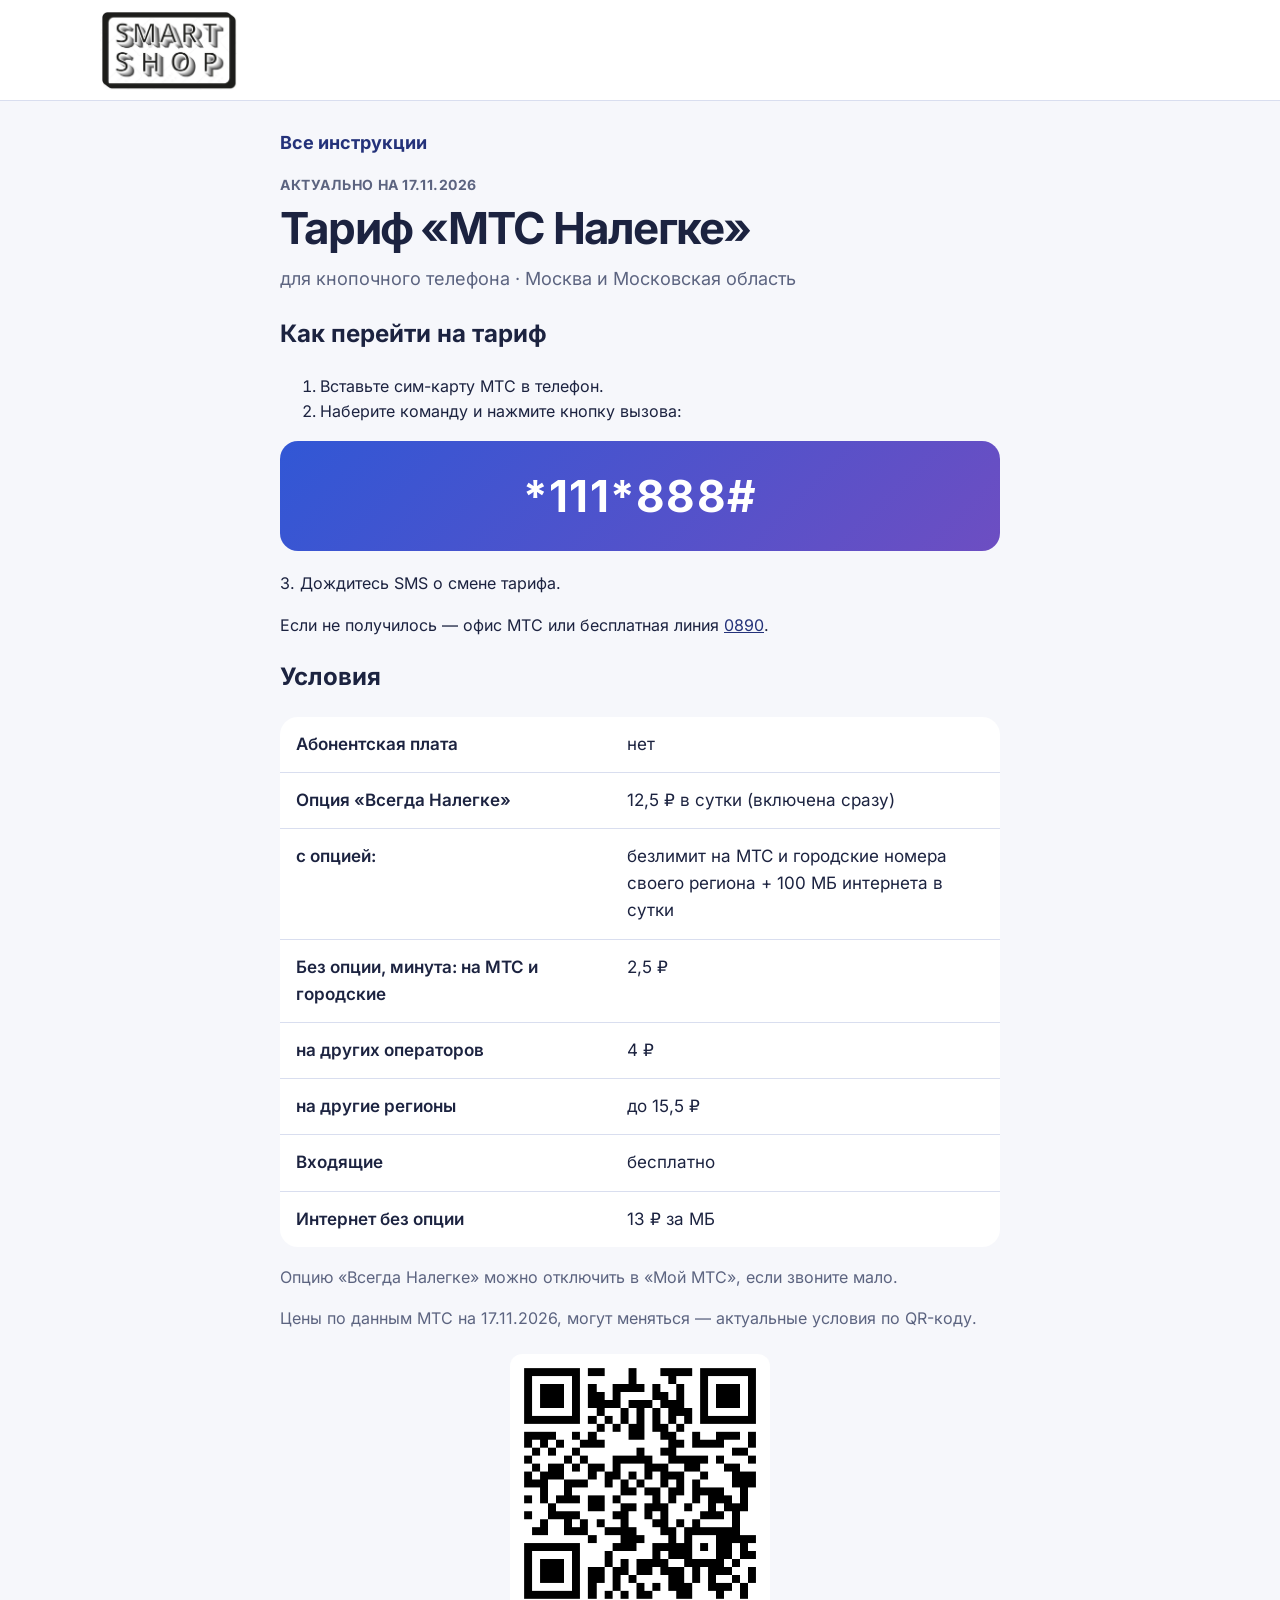
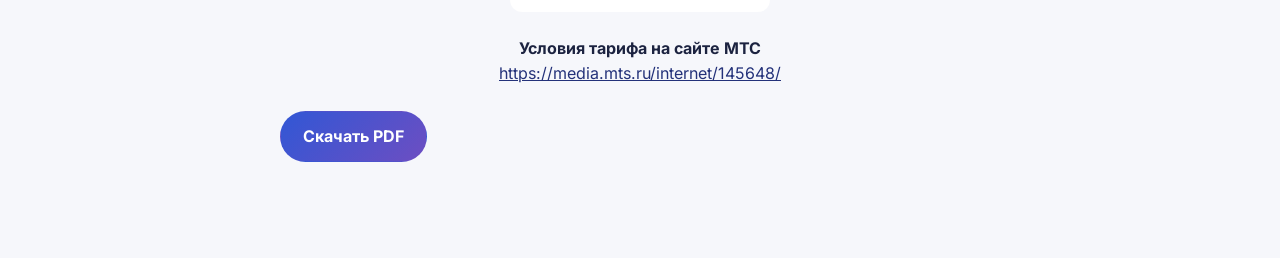
<file: staff/mts-nalegke.html>
<!DOCTYPE html>
<html lang="ru">
<head>
    <meta charset="UTF-8">
    <meta name="viewport" content="width=device-width, initial-scale=1.0">
    <meta name="robots" content="noindex,nofollow">
    <title>Тариф МТС Налегке | Инструкции SmartShop</title>
    <link rel="icon" href="../favicon.ico" sizes="48x48">
    <link rel="icon" href="../assets/favicon-32.png" type="image/png" sizes="32x32">
    <link rel="apple-touch-icon" href="../assets/apple-touch-icon.png">
    <link rel="stylesheet" href="../style.css">
    <link rel="stylesheet" href="staff.css">
</head>
<body>
    <header class="header">
        <nav class="nav-container">
            <a class="logo" href="../index.html"><img src="../assets/logo.webp" alt="SmartShop" width="176" height="104"></a>
        </nav>
    </header>

    <main class="staff-main">
        <a class="back-link" href="index.html">Все инструкции</a>
        <p class="staff-kicker">Актуально на 17.11.2026</p>
        <h1>Тариф «МТС Налегке»</h1>
        <p class="staff-lead">для кнопочного телефона · Москва и Московская область</p>

        <h2>Как перейти на тариф</h2>
        <ol>
            <li>Вставьте сим-карту МТС в телефон.</li>
            <li>Наберите команду и нажмите кнопку вызова:</li>
        </ol>
        <a class="ussd" href="tel:*111*888%23">*111*888#</a>
        <p>3. Дождитесь SMS о смене тарифа.</p>
        <p>Если не получилось — офис МТС или бесплатная линия <a href="tel:0890">0890</a>.</p>

        <h2>Условия</h2>
        <table class="terms">
            <tr>
                <th>Абонентская плата</th>
                <td>нет</td>
            </tr>
            <tr>
                <th>Опция «Всегда Налегке»</th>
                <td>12,5 ₽ в сутки (включена сразу)</td>
            </tr>
            <tr>
                <th>с опцией:</th>
                <td>безлимит на МТС и городские номера своего региона + 100 МБ интернета в сутки</td>
            </tr>
            <tr>
                <th>Без опции, минута: на МТС и городские</th>
                <td>2,5 ₽</td>
            </tr>
            <tr>
                <th>на других операторов</th>
                <td>4 ₽</td>
            </tr>
            <tr>
                <th>на другие регионы</th>
                <td>до 15,5 ₽</td>
            </tr>
            <tr>
                <th>Входящие</th>
                <td>бесплатно</td>
            </tr>
            <tr>
                <th>Интернет без опции</th>
                <td>13 ₽ за МБ</td>
            </tr>
        </table>
        <p class="note">Опцию «Всегда Налегке» можно отключить в «Мой МТС», если звоните мало.</p>
        <p class="note">Цены по данным МТС на 17.11.2026, могут меняться — актуальные условия по QR-коду.</p>

        <div class="qr-block">
            <img src="mts-qr.png" alt="QR-код: условия тарифа на сайте МТС" width="292" height="292">
            <p><strong>Условия тарифа на сайте МТС</strong><br>
            <a href="https://media.mts.ru/internet/145648/">https://media.mts.ru/internet/145648/</a></p>
        </div>

        <p><a class="btn btn-primary" href="mts-nalegke.pdf">Скачать PDF</a></p>
    </main>
</body>
</html>
</file>
<file: style.css>
@font-face {
    font-family: Inter;
    font-style: normal;
    font-weight: 400 700;
    font-display: swap;
    src: url("assets/fonts/inter-0.woff2") format("woff2");
    unicode-range: U+0301, U+0400-045F, U+0490-0491, U+04B0-04B1, U+2116;
}

@font-face {
    font-family: Inter;
    font-style: normal;
    font-weight: 400 700;
    font-display: swap;
    src: url("assets/fonts/inter-1.woff2") format("woff2");
    unicode-range: U+0000-00FF, U+0131, U+0152-0153, U+02BB-02BC, U+02C6, U+02DA, U+02DC, U+0304, U+0308, U+0329, U+2000-206F, U+20AC, U+2122, U+2191, U+2193, U+2212, U+2215, U+FEFF, U+FFFD;
}

:root {
    --ink: #1c2340;
    --muted: #5c6480;
    --line: #d9deef;
    --paper: #f6f7fb;
    --card: #ffffff;
    --blue: #3157d5;
    --blue-deep: #24327a;
    --violet: #6d4ec2;
    --soft: #eef1fb;
    --shadow: 0 14px 40px rgba(36, 50, 122, 0.08);
}

* { box-sizing: border-box; }

html { scroll-behavior: smooth; }

#reviews { scroll-margin-top: 12px; }

#contacts { scroll-margin-top: 108px; }

body {
    margin: 0;
    font-family: Inter, "Segoe UI", sans-serif;
    color: var(--ink);
    background: var(--paper);
    line-height: 1.6;
}

a { color: var(--blue-deep); }

img { max-width: 100%; }

.header {
    position: sticky;
    top: 0;
    z-index: 20;
    background: rgba(255, 255, 255, 0.94);
    border-bottom: 1px solid var(--line);
    backdrop-filter: blur(10px);
}

.nav-container {
    max-width: 1120px;
    margin: 0 auto;
    min-height: 96px;
    padding: 10px 20px;
    display: flex;
    align-items: center;
    gap: 18px;
}

.logo {
    display: flex;
    align-items: center;
    line-height: 0;
    text-decoration: none;
}

.logo img {
    height: 80px;
    width: auto;
    display: block;
}

.nav-toggle {
    display: none;
    margin-left: auto;
    border: 1px solid var(--line);
    background: white;
    border-radius: 999px;
    padding: 8px 14px;
    font: inherit;
    cursor: pointer;
}

.nav-links {
    display: flex;
    gap: 18px;
    align-items: center;
}

.nav-links a {
    text-decoration: none;
    color: var(--muted);
    font-size: 15px;
    font-weight: 600;
}

.nav-links a:hover,
.nav-links a.is-current { color: var(--blue-deep); }

.header-phone {
    margin-left: auto;
    text-decoration: none;
    font-weight: 700;
    color: var(--blue-deep);
    white-space: nowrap;
}

.hero {
    background: linear-gradient(165deg, #eef2ff 0%, #e7e9fb 48%, #f3eefe 100%);
    padding: 72px 20px 64px;
}

.hero-inner,
.section,
.contacts-wrap,
.page {
    max-width: 1120px;
    margin: 0 auto;
}

.hero h1,
.page h1,
.section h2 {
    font-family: "Segoe UI", Inter, sans-serif;
    letter-spacing: -0.04em;
    line-height: 1.15;
    margin: 0 0 12px;
}

.hero h1 { font-size: clamp(34px, 5vw, 56px); max-width: 760px; }

.lead { font-size: 18px; color: var(--muted); max-width: 640px; margin: 0 0 28px; }

.actions { display: flex; flex-wrap: wrap; gap: 12px; }

.btn {
    display: inline-flex;
    align-items: center;
    justify-content: center;
    min-height: 48px;
    padding: 12px 22px;
    border-radius: 999px;
    text-decoration: none;
    font: inherit;
    font-weight: 700;
    border: 1px solid transparent;
    cursor: pointer;
}

.btn-primary {
    color: white;
    background: linear-gradient(135deg, var(--blue) 0%, var(--violet) 100%);
}

.btn-primary:hover { filter: brightness(1.05); }

.btn-secondary {
    color: var(--blue-deep);
    background: white;
    border-color: var(--line);
}

.section { padding: 56px 20px; }

.section h2 { font-size: 32px; }

.section-note { color: var(--muted); margin-top: 0; max-width: 720px; }

.btn:focus-visible,
.nav-toggle:focus-visible,
.header-phone:focus-visible,
.nav-links a:focus-visible {
    outline: 3px solid rgba(49, 87, 213, 0.35);
    outline-offset: 2px;
}

.cards {
    display: grid;
    grid-template-columns: repeat(auto-fit, minmax(230px, 1fr));
    gap: 14px;
}

.card,
.review {
    background: white;
    border: 1px solid var(--line);
    border-radius: 20px;
    padding: 20px;
}

.card h3,
.review h3 { margin: 0 0 8px; }

.card p,
.review p { margin: 0; color: var(--muted); }

.review-meta { font-size: 13px; color: var(--muted); margin-bottom: 8px; }

.page { padding: 36px 20px 20px; }

.page h1 { font-size: clamp(32px, 4vw, 46px); }

.prose { max-width: 760px; }

.prose p { color: #32395a; }

.grid-3 {
    display: grid;
    grid-template-columns: repeat(auto-fit, minmax(220px, 1fr));
    gap: 14px;
    margin: 22px 0;
}

.quote {
    border-left: 4px solid var(--violet);
    padding-left: 16px;
    color: var(--muted);
}

.contacts-wrap { padding: 10px 20px 64px; }

.contacts {
    max-width: 1120px;
    display: grid;
    grid-template-columns: minmax(260px, 1fr) minmax(260px, 1fr);
    background: white;
    border: 1px solid var(--line);
    border-radius: 24px;
    overflow: hidden;
}

.map-slot {
    min-height: 280px;
    display: flex;
    align-items: center;
    justify-content: center;
    padding: 16px;
    background: var(--soft);
}

.map-frame {
    width: 100%;
    height: 320px;
    border: 0;
    background: white;
}

.route-hint,
.request-form,
.messengers { grid-column: 1 / -1; }

.route-hint {
    margin: 0;
    padding: 18px 28px 0;
    color: var(--muted);
}

.request-form {
    display: grid;
    gap: 8px;
    margin: 0;
    padding: 8px 28px 28px;
}

.request-form h2 { margin: 8px 0; }

.request-form input,
.request-form textarea {
    width: 100%;
    padding: 12px 14px;
    border: 1px solid var(--line);
    border-radius: 12px;
    font: inherit;
    color: inherit;
    background: white;
}

.consent {
    display: flex;
    gap: 10px;
    align-items: flex-start;
    font-size: 16px;
}

.consent input {
    width: 22px;
    height: 22px;
    margin-top: 2px;
    flex: none;
}

.honeypot {
    position: absolute;
    left: -10000px;
    width: 1px;
    height: 1px;
    overflow: hidden;
}

.form-status { margin: 0; font-weight: 700; }

.form-status.is-ok { color: var(--blue-deep); }

.form-status.is-error { color: #9f1239; }

.contact-info { padding: 28px; }

.contact-info h2 { margin-top: 0; }

.contact-info dt { color: var(--muted); font-size: 13px; text-transform: uppercase; letter-spacing: 0.05em; margin-top: 16px; }

.contact-info dd { margin: 4px 0 0; font-weight: 700; }

.footer {
    padding: 28px 20px 90px;
    text-align: center;
    color: var(--muted);
}

.footer-logo {
    display: inline-flex;
    line-height: 0;
    margin-bottom: 8px;
}

.footer-logo img {
    height: 84px;
    width: auto;
}

.call-fab {
    position: fixed;
    right: 18px;
    bottom: 18px;
    z-index: 30;
    text-decoration: none;
    color: white;
    font-weight: 700;
    padding: 14px 18px;
    border-radius: 999px;
    background: linear-gradient(135deg, var(--blue) 0%, var(--violet) 100%);
    box-shadow: 0 10px 24px rgba(49, 87, 213, 0.28);
}

@media (max-width: 860px) {
    .nav-toggle { display: inline-flex; }
    .nav-links {
        display: none;
        position: absolute;
        left: 0;
        right: 0;
        top: 96px;
        flex-direction: column;
        align-items: flex-start;
        gap: 12px;
        padding: 14px 20px 18px;
        background: white;
        border-bottom: 1px solid var(--line);
    }
    .nav-links.is-open { display: flex; }
    .header-phone { font-size: 14px; }
    .contacts { grid-template-columns: 1fr; }
}

@media (prefers-reduced-motion: reduce) {
    html { scroll-behavior: auto; }
    * { transition: none !important; }
}

/* Монохром публичных страниц. /staff/ без класса site не меняется. */
body.site {
    --ink: #000000;
    --muted: #1d1d1b;
    --line: #c7c7c7;
    --paper: #ffffff;
    --card: #ffffff;
    --blue: #000000;
    --blue-deep: #000000;
    --violet: #1d1d1b;
    --soft: #f4f4f4;
    color: #000000;
    background: #ffffff;
    font-family: Inter, "Segoe UI", sans-serif;
    font-size: 17px;
    line-height: 1.65;
}

body.site .header {
    background: #ffffff;
    border-bottom: 1px solid #c7c7c7;
    box-shadow: none;
}

body.site .hero {
    background: #ffffff;
    padding: 88px 24px 96px;
    text-align: center;
}

body.site .hero-inner { max-width: 1120px; }

body.site .hero .actions { justify-content: center; }

body.site .hero h1 {
    font-size: clamp(36px, 4.8vw, 52px);
    font-weight: 700;
    line-height: 1.15;
    letter-spacing: -0.03em;
    max-width: 16em;
    margin: 0 auto 20px;
}

body.site .hero p {
    font-size: 20px;
    line-height: 1.6;
    color: #333333;
    max-width: 40rem;
    margin-left: auto;
    margin-right: auto;
}

body.site .section {
    padding: 96px 24px;
}

body.site .section > * {
    max-width: 1120px;
    margin-left: auto;
    margin-right: auto;
}

body.site .section h2 {
    font-size: clamp(28px, 3vw, 40px);
    font-weight: 700;
    letter-spacing: -0.03em;
    line-height: 1.2;
    margin-bottom: 24px;
}

body.site main > section:nth-child(even) {
    background: #f4f4f4;
}

body.site .nav-links a {
    font-size: 14px;
    font-weight: 500;
    color: #444444;
}

body.site a { color: #000000; }

body.site .nav-links a { color: #1d1d1b; }

body.site .header-phone { color: #000000; }

body.site .btn-primary,
body.site .call-fab {
    background: #000000;
    color: #ffffff;
    border-radius: 14px;
    filter: none;
    box-shadow: none;
}

body.site .btn-secondary {
    background: #ffffff;
    color: #000000;
    border-color: #000000;
    border-radius: 14px;
}

body.site .card,
body.site .review,
body.site .contacts {
    background: #ffffff;
    border-color: #c7c7c7;
    box-shadow: none;
}

body.site .quote { border-left-color: #000000; }

body.site .map-slot { background: #f4f4f4; }

body.site .form-status.is-ok,
body.site .form-status.is-error { color: #000000; }

.service-list { margin: 0; padding-left: 1.2em; }

.service-list li { margin: 6px 0; font-size: 18px; }

.price-note { font-weight: 700; }

.steps { padding-left: 1.2em; }

.steps li { margin: 10px 0; }

.faq details {
    background: #ffffff;
    border: 1px solid #c7c7c7;
    border-radius: 14px;
    padding: 12px 16px;
    margin: 10px 0;
}

.faq summary {
    cursor: pointer;
    font-weight: 700;
    font-size: 18px;
}

.faq details p { margin: 10px 0 4px; }

.terms { background: #ffffff; }

.messengers { display: grid; gap: 0; padding: 0 28px 8px; }

.msg-row {
    display: grid;
    grid-template-columns: 1fr 200px;
    gap: 20px;
    align-items: center;
    padding: 22px 0;
    border-top: 1px solid #c7c7c7;
}

.msg-row.flip { grid-template-columns: 200px 1fr; }

.msg-row.flip .msg-copy { order: 2; }

.msg-copy h3 { margin: 0 0 6px; font-size: 28px; }

.msg-copy p { margin: 0 0 12px; font-size: 18px; }

.msg-btn {
    display: inline-flex;
    gap: 10px;
    align-items: center;
}

.msg-btn img { width: 24px; height: 24px; }

.qr-link { justify-self: center; }

.qr-link img {
    width: 180px;
    height: 180px;
    background: #ffffff;
    display: block;
}

.email-line {
    margin: 0;
    padding: 22px 0 8px;
    border-top: 1px solid #a6a6a6;
    text-align: center;
    font-size: 20px;
    font-weight: 700;
}

.dock { display: none; }

@media (max-width: 860px) {
    body.site .dock {
        position: fixed;
        left: 0;
        right: 0;
        bottom: 0;
        z-index: 40;
        display: flex;
        gap: 6px;
        padding: 8px;
        background: #ffffff;
        border-top: 1px solid #c7c7c7;
    }

    body.site .dock a {
        flex: 1;
        min-height: 48px;
        display: flex;
        align-items: center;
        justify-content: center;
        gap: 4px;
        background: #000000;
        color: #ffffff;
        text-decoration: none;
        border-radius: 12px;
        font-size: 12px;
        font-weight: 700;
    }

    body.site .dock img { width: 18px; height: 18px; }

    body.site .call-fab { display: none; }

    body.site { padding-bottom: 72px; }

    .msg-row,
    .msg-row.flip {
        grid-template-columns: 1fr;
    }

    .msg-row.flip .msg-copy { order: 0; }

    .qr-link img { width: 120px; height: 120px; }

    .msg-btn { width: 100%; justify-content: center; }
}

#intro { display: none; }

html.intro #intro {
    display: flex;
    position: fixed;
    inset: 0;
    z-index: 60;
    align-items: center;
    justify-content: center;
    pointer-events: none;
}

html.intro #intro img {
    width: min(72vw, 440px);
    height: auto;
}

html.intro .logo img.is-intro-hidden { opacity: 0; }

@media (prefers-reduced-motion: reduce) {
    #intro { display: none !important; }
    html.intro .logo img.is-intro-hidden { opacity: 1; }
}
</file>
<file: staff/staff.css>
.staff-main {
    max-width: 760px;
    margin: 0 auto;
    padding: 28px 20px 80px;
}

.staff-kicker {
    margin: 0 0 8px;
    color: var(--muted);
    font-size: 14px;
    font-weight: 700;
    letter-spacing: 0.04em;
    text-transform: uppercase;
}

.staff-main h1 {
    margin: 0 0 12px;
    font-size: clamp(32px, 8vw, 44px);
    letter-spacing: -0.04em;
    line-height: 1.1;
}

.staff-lead {
    margin: 0 0 22px;
    color: var(--muted);
    font-size: 18px;
}

.staff-list {
    display: grid;
    gap: 14px;
}

.staff-card,
.staff-soon {
    background: white;
    border: 1px solid var(--line);
    border-radius: 22px;
    padding: 22px 20px;
    min-height: 128px;
}

.staff-card {
    display: block;
    text-decoration: none;
    color: inherit;
}

.staff-card:active,
.staff-card:hover {
    border-color: #b7c3ee;
}

.staff-card h2,
.staff-soon h2 {
    margin: 0 0 8px;
    font-size: 24px;
    line-height: 1.25;
}

.staff-card p,
.staff-soon p {
    margin: 0;
    color: var(--muted);
    font-size: 18px;
}

.badge {
    display: inline-block;
    margin-bottom: 10px;
    padding: 4px 10px;
    border-radius: 999px;
    background: var(--soft);
    color: var(--blue-deep);
    font-size: 14px;
    font-weight: 700;
}

.back-link {
    display: inline-block;
    margin-bottom: 16px;
    font-size: 18px;
    font-weight: 700;
    text-decoration: none;
}

.ussd {
    display: block;
    margin: 16px 0 20px;
    padding: 20px 12px;
    border-radius: 18px;
    text-align: center;
    text-decoration: none;
    color: white;
    font-size: clamp(32px, 9vw, 44px);
    font-weight: 700;
    letter-spacing: 0.03em;
    background: linear-gradient(135deg, var(--blue) 0%, var(--violet) 100%);
}

.terms {
    width: 100%;
    border-collapse: collapse;
    margin: 12px 0 18px;
    background: white;
    border-radius: 18px;
    overflow: hidden;
}

.terms th,
.terms td {
    padding: 14px 16px;
    text-align: left;
    vertical-align: top;
    border-bottom: 1px solid var(--line);
    font-size: 17px;
}

.terms th {
    width: 46%;
    font-weight: 600;
}

.terms tr:last-child th,
.terms tr:last-child td {
    border-bottom: 0;
}

.note {
    color: var(--muted);
    font-size: 16px;
}

.qr-block {
    margin-top: 22px;
    text-align: center;
}

.qr-block img {
    width: min(260px, 72vw);
    height: auto;
    background: white;
    border-radius: 12px;
}

.staff-main .btn {
    margin-top: 8px;
}

@media (max-width: 640px) {
    .terms th,
    .terms td {
        display: block;
        width: auto;
        padding-bottom: 0;
    }

    .terms td {
        padding-top: 4px;
        padding-bottom: 14px;
        font-weight: 700;
    }
}
</file>
